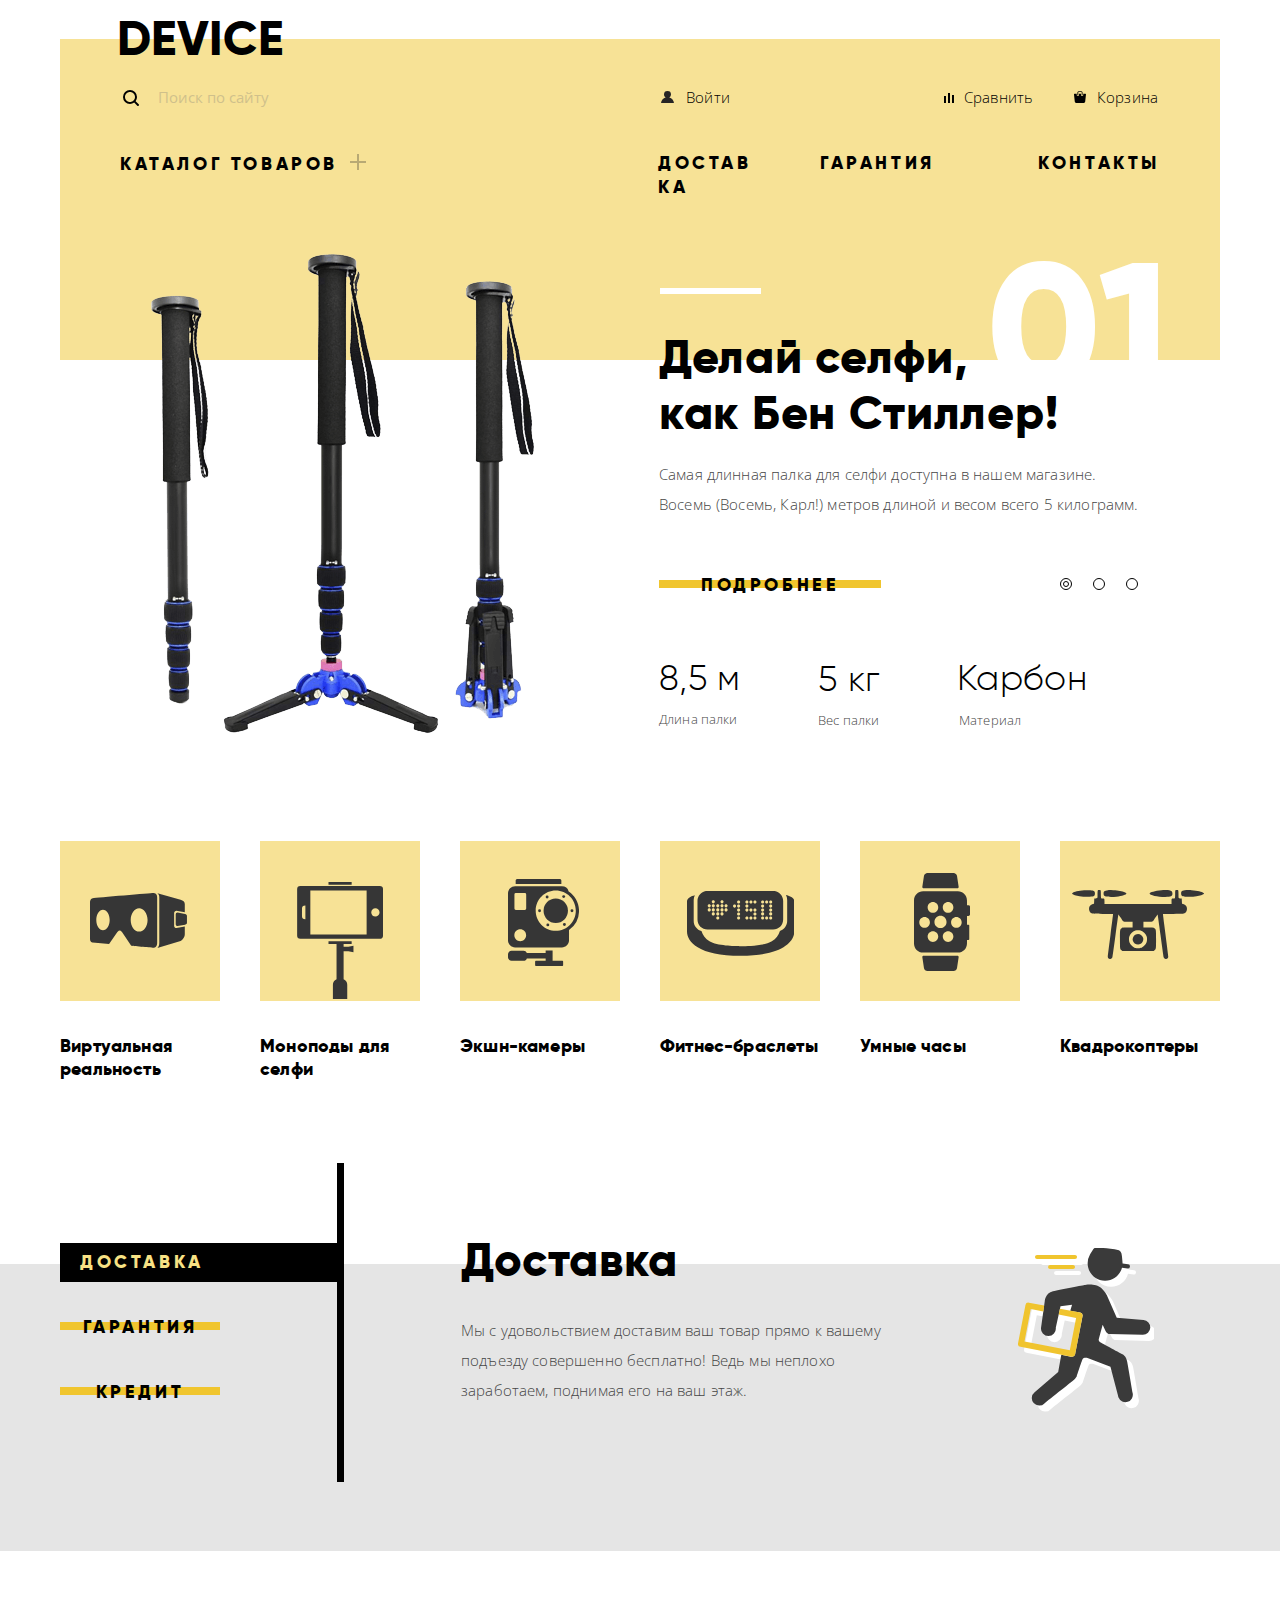
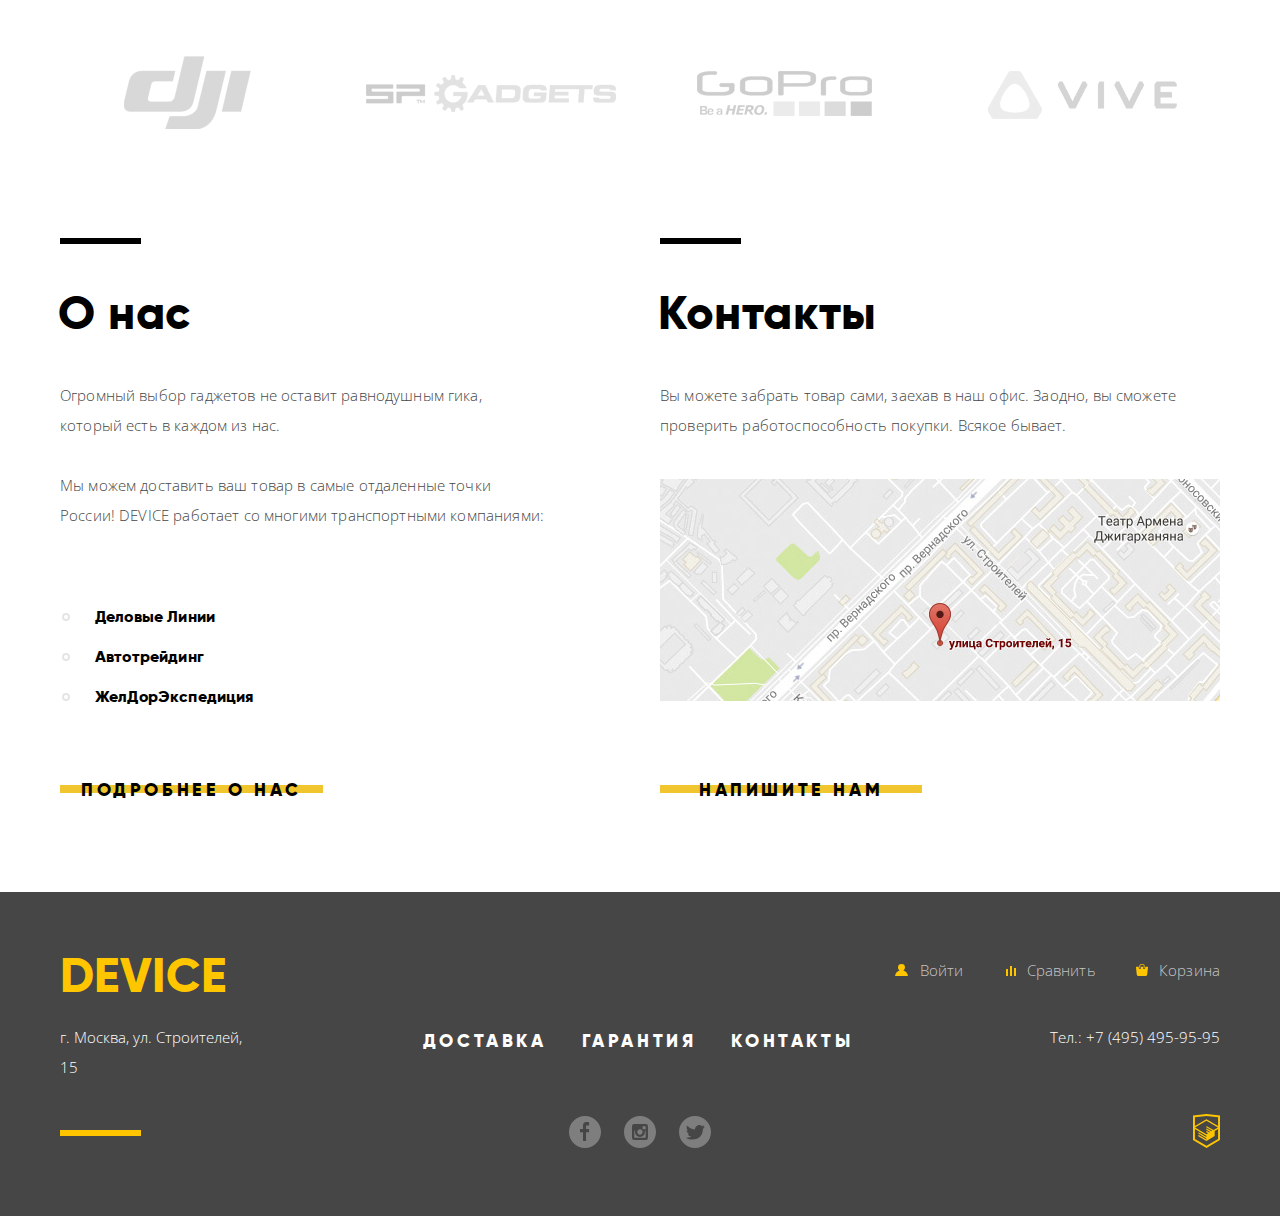
<file: index.html>
<!DOCTYPE html>
<html lang="ru">
<head>
  <meta charset="utf-8">
  <title>HTML Academy: Девайс</title>
  <link href="https://fonts.googleapis.com/css?family=Open+Sans:300,400&amp;subset=cyrillic" rel="stylesheet">
  <link href="css/normalize.css" rel="stylesheet">
  <link href="css/style.min.css" rel="stylesheet">
</head>
<body>
  <header class="main-header">
    <h1>
      <a class="main-header__logo logo logo--header logo--index ">DEVICE</a>
    </h1>
    <div class="user-nav-container">
      <nav class="user-nav">
        <form class="user-nav__search search" action="https://echo.htmlacademy.ru/" method="get">
          <p>
            <label class="visually-hidden" for="search">Поиск по сайту</label>
            <input class="search__input" type="search" name="search" placeholder="Поиск по сайту" id="search">
            <button class="search__button" type="submit">
              <span>Найти</span>
            </button>
          </p>
        </form>
        <div class="nav-list-wrapper">
          <ul class="user-nav__list nav-list">
            <li class="nav-list__item">
              <a class="nav-list__item--login" href="#">
                <svg xmlns="http://www.w3.org/2000/svg" width="13" height="12" viewBox="0 0 13 12">
                  <path fill="#272525" d="M.032 12h12.937c-.163-2.643-2.074-4.837-4.671-5.543a3.47 3.47 0 0 0 1.687-2.972 3.485 3.485 0 0 0-6.97 0c0 1.264.68 2.361 1.688 2.972C2.106 7.163.194 9.357.032 12z"/>
                </svg>
                <span>Войти</span>
              </a>
            </li>
          </ul>
          <ul class="user-nav__list nav-list">
            <li class="nav-list__item">
              <a class="nav-list__item--compare" href="#">
                <svg xmlns="http://www.w3.org/2000/svg" width="10" height="10" viewBox="0 0 10 10">
                  <path d="M8 2h1.984v8H8zM0 3h1.984v7H0zM4 0h2v10H4z"/>
                </svg>
                <span>Сравнить</span>
              </a>
            </li>
            <li class="nav-list__item">
              <a class="nav-list__item--cart" href="#">
                <svg xmlns="http://www.w3.org/2000/svg" width="12" height="12" viewBox="0 0 12 12">
                  <path d="M11.864 3.017a.429.429 0 0 0-.327-.154H9.225V4.09c0 .563-.484 1.022-1.08 1.022-.594 0-1.078-.458-1.078-1.022V2.863H4.909V4.09c0 .563-.485 1.022-1.08 1.022-.595 0-1.078-.458-1.078-1.022V2.863H.438a.43.43 0 0 0-.327.154.472.472 0 0 0-.108.358l.776 7.134c.015.806.642 1.455 1.411 1.455h7.595c.77 0 1.396-.649 1.411-1.455l.776-7.134a.476.476 0 0 0-.108-.358z"/>
                  <path d="M3.829 4.499c.239 0 .433-.184.433-.409V1.84c0-.632.672-1.022 1.295-1.022h1.079c.655 0 1.078.401 1.078 1.022v2.25c0 .225.194.409.431.409.239 0 .433-.184.433-.409V1.84C8.577.773 7.761 0 6.636 0H5.557c-1.19 0-2.159.826-2.159 1.84v2.25c0 .225.194.409.431.409z"/>
                </svg>
                <span>Корзина</span>
              </a>
            </li>
          </ul>
        </div>
      </nav>
    </div>
    <nav class="main-nav">
      <ul class="main-nav__list main-list">
        <li class="main-list__item main-list__item--catalog">
          <a href="catalog.html">Каталог товаров
            <svg xmlns="http://www.w3.org/2000/svg" width="16" height="16" viewBox="0 0 16 16">
              <path fill="#b8a974" d="M16 7H9V0H7v7H0v2h7v7h2V9h7z"/>
            </svg>
          </a>
          <!-- Выпадающее меню -->
          <div class="catalog-list-wrapper">
            <ul class="catalog-list">
              <li>
                <ul>
                  <li class="catalog-list__item">
                    <a href="#">Виртуальная реальность</a>
                  </li>
                  <li class="catalog-list__item">
                    <a href="#">Моноподы для селфи</a>
                  </li>
                  <li class="catalog-list__item">
                    <a href="#">Экшен-камеры</a>
                  </li>
                </ul>
              </li>
              <li>
                <ul>
                  <li class="catalog-list__item">
                    <a href="#">Фитнес-браслеты</a>
                  </li>
                  <li class="catalog-list__item">
                    <a href="#">Умные часы</a>
                  </li>
                </ul>
              </li>
              <li>
                <ul>
                  <li class="catalog-list__item">
                    <a href="#">Квадрокоптеры</a>
                  </li>
                </ul>
              </li>
            </ul>
          </div>
        </li>
      </ul>
      <div class="catalog-items-wrapper">
        <ul class="main-nav__list main-list">
          <li class="main-list__item">
            <a class="main-list__item--delivery" href="#">Доставка</a>
          </li>
          <li class="main-list__item">
            <a class="main-list__item--warranity" href="#">Гарантия</a>
          </li>
          <li class="main-list__item">
            <a class="main-list__item--contacts" href="#">Контакты</a>
          </li>
        </ul>
      </div>
    </nav>
  </header>
  <main class="main-wrapper">
    <div class="page-container">
      <section class="slider-wrapper">
        <ul class="slider-list">
          <li class="slider slider--first active" id="slide1">
            <p class="slider__image">
              <img src="img/slider-1.png" width="384" height="481" alt="Самая длинная селфи-палка">
            </p>
            <div class="slider__description description">
              <h2 class="slider__title">Делай селфи,
                <br>как Бен Стиллер!
              </h2>
              <p>Самая длинная палка для селфи доступна в нашем магазине. Восемь (Восемь, Карл!) метров длиной и весом всего 5 килограмм.</p>
              <a class="slider__button button" href="#">Подробнее</a>
              <table class= "description__spec">
                <tr>
                  <td class="description__spec--1cell">
                    <p>8,5 м</p>
                  </td>
                  <td class="description__spec--2cell">
                    <p>5 кг</p>
                  </td>
                  <td class="description__spec--3cell">
                    <p>Карбон</p>
                  </td>
                </tr>
                <tr>
                  <th class="description__spec--1cell-title">
                    <p>Длина палки</p>
                  </th>
                  <th class="description__spec--2cell-title">
                    <p>Вес палки</p>
                  </th>
                  <th class="description__spec--3cell-title">
                    <p>Материал</p>
                  </th>
                </tr>
              </table>
            </div>
          </li>
          <li class="slider slider--second" id="slide2">
            <p class="slider__image">
              <img src="img/slider-2.png" width="345" height="485" alt="Фитнес-браслет">
            </p>
            <div class="slider__description description">
              <h2 class="slider__title">Худеем <br>правильно!</h2>
              <p>Мотивирующие фитнес-браслеты помогут найти в себе силы не пропускать занятия и соблюдать диету.
              </p>
              <a class="slider__button button" href="#">Подробнее</a>
              <table class= "description__spec">
                <tr>
                  <td class="description__spec--1cell">
                    <p>48 часов</p>
                  </td>
                </tr>
                <tr>
                  <th class="description__spec--1cell-title">
                    <p>без подзарядки</p>
                  </th>
                </tr>
              </table>
            </div>
          </li>
          <li class="slider slider--third" id="slide3">
            <p class="slider__image">
              <img src="img/slider-3.png" width="525" height="320" alt="Квадрокоптер">
            </p>
            <div class="slider__description description">
              <h2 class="slider__title">Порхает как бабочка, жалит как пчела!</h2>
              <p>Этот обычный, на первый взгляд, квадрокоптер оснащен мощным лазером, замаскированным под стандартную камеру.
              </p>
              <a class="slider__button button" href="#">Подробнее</a>
              <table class= "description__spec">
                <tr>
                  <td class="description__spec--1cell">
                    <p>800 м</p>
                  </td>
                  <td class="description__spec--2cell">
                    <p>50 м</p>
                  </td>
                </tr>
                <tr>
                  <th class="description__spec--1cell-title">
                    <p>Дальность полета</p>
                  </th>
                  <th class="description__spec--2cell-title">
                    <p>Радиус поражения</p>
                  </th>
                </tr>
              </table>
            </div>
          </li>
        </ul>
        <ul class="slider__switchers switchers">
          <li>
            <a class="switchers__button active-switchers" href="#">Первый слайд</a>
          </li>
          <li>
            <a class="switchers__button" href="#">Второй слайд</a>
          </li>
          <li>
            <a class="switchers__button" href="#">Третий слайд</a>
          </li>
        </ul>
      </section>
      <section class="featured-catalog">
        <h2 class="visually-hidden">Каталог товаров</h2>
        <ul class="featured-catalog__row catalog-row">
          <li>
            <a class="catalog-row__item catalog-row__item--va" href="#">
              <div class="item-va-wrapper">
                <svg xmlns="http://www.w3.org/2000/svg" width="97" height="55" viewBox="0 0 97 55">
                  <g fill="#363636">
                    <path d="M84.131 32.639V20.003c0-1.309 1.045-2.37 2.335-2.37l8.326 1.581V11.02c0-2.355-1.708-3.431-4.202-4.265L67.403.175c1.616 1.391 1.889 2.04 1.889 4.396V49.78c0 2.356-.45 4.066-1.967 5.21l23.265-7.065c2.401-.833 4.202-4.216 4.202-6.572V33.44l-8.326 1.567c-1.29.002-2.335-1.06-2.335-2.368z"/>
                    <path d="M95.129 20.979l-7.598-1.444c-1.008 0-1.824.829-1.824 1.851v9.868c0 1.023.816 1.852 1.824 1.852l7.598-1.431c1.154-.419 1.824-.829 1.824-1.852V22.83c0-1.022-.766-1.507-1.824-1.851zM67.17 4.483c0-5.08-4.232-4.459-4.232-4.459S5.832 4.738 2.838 5.145.001 9.532.001 9.532L0 45.812c0 3.743 2.599 3.753 2.599 3.753l16.477 1.403L27.212 39.3s1.109-1.828 2.505-1.828c1.397 0 2.432 1.861 2.432 1.861l9.061 13.521s18.895 1.909 22.521 1.909c3.626-.001 3.439-5.024 3.439-5.024V4.483zM12.982 37.192c-3.698 0-6.696-4.601-6.696-10.275s2.998-10.275 6.696-10.275c3.698 0 6.696 4.601 6.696 10.275s-2.998 10.275-6.696 10.275zm36.158 1.426c-4.662 0-8.441-5.239-8.441-11.701 0-6.463 3.78-11.702 8.441-11.702 4.662 0 8.442 5.239 8.442 11.702 0 6.462-3.78 11.701-8.442 11.701z"/>
                  </g>
                </svg>
              </div>
              <p>Виртуальная реальность</p>
            </a>
          </li>
          <li>
            <a class="catalog-row__item catalog-row__item--monopods" href="#">
              <div class="item-monopods-wrapper">
                <svg xmlns="http://www.w3.org/2000/svg" width="86" height="117" viewBox="0 0 86 117">
                  <g fill="#363636">
                    <path d="M82.821 4.011H3.33A3.188 3.188 0 0 0 .142 7.199v46.413a3.187 3.187 0 0 0 3.188 3.189h79.492a3.188 3.188 0 0 0 3.189-3.189V7.199a3.189 3.189 0 0 0-3.19-3.188zM8.392 37.236h-.226a3.19 3.19 0 0 1-3.189-3.189v-7.283a3.188 3.188 0 0 1 3.189-3.188h.226v13.66zm61.231 15.172H13.341V8.402h56.282v44.006zM78.4 34.552c-2.289 0-4.146-1.855-4.146-4.147s1.856-4.147 4.146-4.147a4.146 4.146 0 1 1 0 8.294zM31.497 0h23.157v2.758H31.497zM46.608 64.861v-2.973h8.046V59.13H31.498v2.758h8.045v35.246a6.068 6.068 0 0 0-3.635 5.559V117h14.335v-14.307a6.062 6.062 0 0 0-3.636-5.557v-27.99h4.796l5.051 1.213v-6.711l-5.051 1.213h-4.795z"/>
                  </g>
                </svg>
              </div>
              <p>Моноподы для селфи</p>
            </a>
          </li>
          <li>
            <a class="catalog-row__item catalog-row__item--cameras" href="#">
              <div class="item-cameras-wrapper">
                <svg xmlns="http://www.w3.org/2000/svg" width="71" height="87" viewBox="0 0 71 87">
                  <g fill="#363636">
                    <path d="M53.349 1.49c0-.736-.578-1.49-1.311-1.49H9.053C8.32 0 7.672.754 7.672 1.49v3.522h45.676V1.49zM54.202 81.809h-9.597V71.426h-6.958v2.507H18.774c-.537-1.254-1.757-2.148-3.181-2.148H3.559C1.642 71.784 0 73.387 0 75.311v3.018c0 1.924 1.642 3.48 3.559 3.48h12.035c1.511 0 2.792-.896 3.269-2.326h18.785v2.326H28.13c-.533 0-1.01.437-1.01.972v3.172c0 .535.478 1.048 1.01 1.048h26.072c.533 0 .93-.513.93-1.048V82.78c0-.535-.397-.971-.93-.971zM60.666 12.39a7.037 7.037 0 0 0-6.771-5.05H7.148C3.25 7.34 0 10.449 0 14.361v46.9c0 3.912 3.25 7.121 7.148 7.121h46.747c3.898 0 7.126-3.209 7.126-7.121V50.915a23.228 23.228 0 0 0 10.001-19.164c-.001-8.079-4.132-15.181-10.356-19.361zM12.238 62.151c-3.259 0-5.901-2.65-5.901-5.921 0-3.27 2.642-5.922 5.901-5.922s5.902 2.652 5.902 5.922c0 3.271-2.643 5.921-5.902 5.921zm5.961-32.605a1.42 1.42 0 0 1-1.418 1.422h-8.94a1.42 1.42 0 0 1-1.418-1.422v-14.16a1.42 1.42 0 0 1 1.418-1.423h8.939a1.42 1.42 0 0 1 1.418 1.423v14.16zm29.563 22.312c-11.076 0-20.057-9.01-20.057-20.123s8.98-20.124 20.057-20.124c11.077 0 20.058 9.01 20.058 20.124s-8.981 20.123-20.058 20.123z"/><ellipse cx="47.762" cy="31.735" rx="12.188" ry="12.229"/><circle cx="31.562" cy="31.736" r="1.435"/><circle cx="63.963" cy="31.736" r="1.435"/>
                    <circle cx="39.109" cy="17.994" r="1.435"/>
                    <ellipse cx="56.415" cy="45.476" rx="1.43" ry="1.436"/>
                    <circle cx="55.697" cy="17.565" r="1.435"/>
                    <circle cx="39.828" cy="45.906" r="1.435"/>
                  </g>
                </svg>
              </div>
              <p>Экшн-камеры</p>
            </a>
          </li>
          <li>
            <a class="catalog-row__item catalog-row__item--fitness" href="#">
              <div class="item-fitness-wrapper">
                <svg version="1.1" id="Layer_1" xmlns="http://www.w3.org/2000/svg" xmlns:xlink="http://www.w3.org/1999/xlink" x="0px" y="0px"
                width="107px" height="65px" viewBox="0 0 107 65" enable-background="new 0 0 107 65" xml:space="preserve">
                <g>
                  <path fill="#363636" d="M98.967,4.074c0.752,1.441,1.209,3.08,1.209,4.818v21.102c0,4.616-3.092,8.527-7.246,9.9
                  c-1.325,3.987-3.778,7.854-8.051,10.432c-8.676,5.231-31.124,4.837-31.198,4.837c-0.078,0-22.513,0.395-31.189-4.837
                  c-4.216-2.545-6.708-6.347-8.042-10.279c-4.418-1.209-7.756-5.251-7.756-10.053V8.893c0-1.688,0.427-3.282,1.139-4.693
                  C4.17,5.109,0,6.918,0,10.434c0,6.243,0,25.687,0,29.983C0,50.668,11.839,64.85,53.657,64.85c41.82,0,53.657-14.182,53.657-24.433
                  c0-4.296,0-23.74,0-29.983C107.313,6.75,102.738,4.94,98.967,4.074z"/>
                  <path fill="#363636" d="M20.561,38.459h65.523c5.564,0,10.074-4.513,10.074-10.077V9.935c0-5.563-4.51-10.075-10.074-10.075H20.561
                  c-5.564,0-10.075,4.511-10.075,10.075v18.447C10.486,33.946,14.997,38.459,20.561,38.459z M83.695,9.468
                  c0.867,0,1.569,0.703,1.569,1.57c0,0.866-0.702,1.569-1.569,1.569s-1.568-0.703-1.568-1.569
                  C82.127,10.17,82.828,9.468,83.695,9.468z M83.695,13.507c0.867,0,1.569,0.703,1.569,1.568c0,0.867-0.702,1.569-1.569,1.569
                  s-1.568-0.702-1.568-1.569C82.127,14.21,82.828,13.507,83.695,13.507z M83.695,17.546c0.867,0,1.569,0.702,1.569,1.569
                  c0,0.866-0.702,1.569-1.569,1.569s-1.568-0.703-1.568-1.569C82.127,18.248,82.828,17.546,83.695,17.546z M83.695,21.373
                  c0.867,0,1.569,0.704,1.569,1.569c0,0.867-0.702,1.568-1.569,1.568s-1.568-0.701-1.568-1.568
                  C82.127,22.076,82.828,21.373,83.695,21.373z M83.695,25.412c0.867,0,1.569,0.702,1.569,1.569c0,0.865-0.702,1.568-1.569,1.568
                  s-1.568-0.704-1.568-1.568C82.127,26.114,82.828,25.412,83.695,25.412z M79.656,9.468c0.867,0,1.568,0.703,1.568,1.57
                  c0,0.866-0.701,1.569-1.568,1.569c-0.865,0-1.568-0.703-1.568-1.569C78.088,10.17,78.791,9.468,79.656,9.468z M79.656,25.412
                  c0.867,0,1.568,0.702,1.568,1.569c0,0.865-0.701,1.568-1.568,1.568c-0.865,0-1.568-0.704-1.568-1.568
                  C78.088,26.114,78.791,25.412,79.656,25.412z M75.619,9.468c0.865,0,1.568,0.703,1.568,1.57c0,0.866-0.703,1.569-1.568,1.569
                  c-0.867,0-1.569-0.703-1.569-1.569C74.05,10.17,74.752,9.468,75.619,9.468z M75.619,13.507c0.865,0,1.568,0.703,1.568,1.568
                  c0,0.867-0.703,1.569-1.568,1.569c-0.867,0-1.569-0.702-1.569-1.569C74.05,14.21,74.752,13.507,75.619,13.507z M75.619,17.546
                  c0.865,0,1.568,0.702,1.568,1.569c0,0.866-0.703,1.569-1.568,1.569c-0.867,0-1.569-0.703-1.569-1.569
                  C74.05,18.248,74.752,17.546,75.619,17.546z M75.619,21.373c0.865,0,1.568,0.704,1.568,1.569c0,0.867-0.703,1.568-1.568,1.568
                  c-0.867,0-1.569-0.701-1.569-1.568C74.05,22.076,74.752,21.373,75.619,21.373z M75.619,25.412c0.865,0,1.568,0.702,1.568,1.569
                  c0,0.865-0.703,1.568-1.568,1.568c-0.867,0-1.569-0.704-1.569-1.568C74.05,26.114,74.752,25.412,75.619,25.412z M67.965,9.468
                  c0.867,0,1.568,0.703,1.568,1.57c0,0.866-0.701,1.569-1.568,1.569s-1.568-0.703-1.568-1.569C66.396,10.17,67.1,9.468,67.965,9.468z
                  M67.965,17.546c0.867,0,1.568,0.702,1.568,1.569c0,0.866-0.701,1.569-1.568,1.569s-1.568-0.703-1.568-1.569
                  C66.396,18.248,67.1,17.546,67.965,17.546z M67.965,21.427c0.867,0,1.568,0.701,1.568,1.568c0,0.865-0.701,1.569-1.568,1.569
                  s-1.568-0.704-1.568-1.569C66.396,22.128,67.1,21.427,67.965,21.427z M67.965,25.412c0.867,0,1.568,0.702,1.568,1.569
                  c0,0.865-0.701,1.568-1.568,1.568s-1.568-0.704-1.568-1.568C66.396,26.114,67.1,25.412,67.965,25.412z M63.926,9.468
                  c0.867,0,1.57,0.703,1.57,1.57c0,0.866-0.703,1.569-1.57,1.569c-0.865,0-1.569-0.703-1.569-1.569
                  C62.356,10.17,63.061,9.468,63.926,9.468z M63.926,17.546c0.867,0,1.57,0.702,1.57,1.569c0,0.866-0.703,1.569-1.57,1.569
                  c-0.865,0-1.569-0.703-1.569-1.569C62.356,18.248,63.061,17.546,63.926,17.546z M63.926,25.412c0.867,0,1.57,0.702,1.57,1.569
                  c0,0.865-0.703,1.568-1.57,1.568c-0.865,0-1.569-0.704-1.569-1.568C62.356,26.114,63.061,25.412,63.926,25.412z M59.888,9.468
                  c0.865,0,1.569,0.703,1.569,1.57c0,0.866-0.704,1.569-1.569,1.569c-0.867,0-1.568-0.703-1.568-1.569
                  C58.319,10.17,59.021,9.468,59.888,9.468z M59.888,13.507c0.865,0,1.569,0.703,1.569,1.568c0,0.867-0.704,1.569-1.569,1.569
                  c-0.867,0-1.568-0.702-1.568-1.569C58.319,14.21,59.021,13.507,59.888,13.507z M59.888,17.546c0.865,0,1.569,0.702,1.569,1.569
                  c0,0.866-0.704,1.569-1.569,1.569c-0.867,0-1.568-0.703-1.568-1.569C58.319,18.248,59.021,17.546,59.888,17.546z M59.888,25.412
                  c0.865,0,1.569,0.702,1.569,1.569c0,0.865-0.704,1.568-1.569,1.568c-0.867,0-1.568-0.704-1.568-1.568
                  C58.319,26.114,59.021,25.412,59.888,25.412z M51.598,9.468c0.867,0,1.569,0.703,1.569,1.57c0,0.866-0.702,1.569-1.569,1.569
                  c-0.867,0-1.568-0.703-1.568-1.569C50.029,10.17,50.731,9.468,51.598,9.468z M51.598,13.507c0.867,0,1.569,0.703,1.569,1.568
                  c0,0.867-0.702,1.569-1.569,1.569c-0.867,0-1.568-0.702-1.568-1.569C50.029,14.21,50.731,13.507,51.598,13.507z M51.598,17.546
                  c0.867,0,1.569,0.702,1.569,1.569c0,0.866-0.702,1.569-1.569,1.569c-0.867,0-1.568-0.703-1.568-1.569
                  C50.029,18.248,50.731,17.546,51.598,17.546z M51.598,21.427c0.867,0,1.569,0.701,1.569,1.568c0,0.865-0.702,1.569-1.569,1.569
                  c-0.867,0-1.568-0.704-1.568-1.569C50.029,22.128,50.731,21.427,51.598,21.427z M51.598,25.412c0.867,0,1.569,0.702,1.569,1.569
                  c0,0.865-0.702,1.568-1.569,1.568c-0.867,0-1.568-0.704-1.568-1.568C50.029,26.114,50.731,25.412,51.598,25.412z M47.559,13.507
                  c0.867,0,1.568,0.703,1.568,1.568c0,0.867-0.701,1.569-1.568,1.569s-1.569-0.702-1.569-1.569
                  C45.99,14.21,46.691,13.507,47.559,13.507z M39.057,13.295c0.865,0,1.569,0.703,1.569,1.568c0,0.867-0.704,1.569-1.569,1.569
                  c-0.867,0-1.571-0.703-1.571-1.569C37.486,13.998,38.189,13.295,39.057,13.295z M39.057,17.333c0.865,0,1.569,0.703,1.569,1.57
                  c0,0.866-0.704,1.57-1.569,1.57c-0.867,0-1.571-0.704-1.571-1.57C37.486,18.036,38.189,17.333,39.057,17.333z M35.018,9.255
                  c0.865,0,1.568,0.703,1.568,1.57c0,0.866-0.704,1.568-1.568,1.568c-0.867,0-1.569-0.703-1.569-1.568
                  C33.449,9.958,34.15,9.255,35.018,9.255z M35.018,13.295c0.865,0,1.568,0.703,1.568,1.568c0,0.867-0.704,1.569-1.568,1.569
                  c-0.867,0-1.569-0.703-1.569-1.569C33.449,13.998,34.15,13.295,35.018,13.295z M35.018,17.333c0.865,0,1.568,0.703,1.568,1.57
                  c0,0.866-0.704,1.57-1.568,1.57c-0.867,0-1.569-0.704-1.569-1.57C33.449,18.036,34.15,17.333,35.018,17.333z M35.018,21.373
                  c0.865,0,1.568,0.704,1.568,1.569c0,0.867-0.704,1.568-1.568,1.568c-0.867,0-1.569-0.701-1.569-1.568
                  C33.449,22.076,34.15,21.373,35.018,21.373z M30.764,13.295c0.867,0,1.569,0.703,1.569,1.568c0,0.867-0.702,1.569-1.569,1.569
                  c-0.867,0-1.568-0.703-1.568-1.569C29.196,13.998,29.897,13.295,30.764,13.295z M30.764,17.333c0.867,0,1.569,0.703,1.569,1.57
                  c0,0.866-0.702,1.57-1.569,1.57c-0.867,0-1.568-0.704-1.568-1.57C29.196,18.036,29.897,17.333,30.764,17.333z M30.764,21.373
                  c0.867,0,1.569,0.704,1.569,1.569c0,0.867-0.702,1.568-1.569,1.568c-0.867,0-1.568-0.701-1.568-1.568
                  C29.196,22.076,29.897,21.373,30.764,21.373z M30.764,25.412c0.867,0,1.569,0.702,1.569,1.569c0,0.865-0.702,1.568-1.569,1.568
                  c-0.867,0-1.568-0.704-1.568-1.568C29.196,26.114,29.897,25.412,30.764,25.412z M26.3,9.255c0.867,0,1.571,0.703,1.571,1.57
                  c0,0.866-0.704,1.568-1.571,1.568c-0.865,0-1.569-0.703-1.569-1.568C24.731,9.958,25.435,9.255,26.3,9.255z M26.3,13.295
                  c0.867,0,1.571,0.703,1.571,1.568c0,0.867-0.704,1.569-1.571,1.569c-0.865,0-1.569-0.703-1.569-1.569
                  C24.731,13.998,25.435,13.295,26.3,13.295z M26.3,17.333c0.867,0,1.571,0.703,1.571,1.57c0,0.866-0.704,1.57-1.571,1.57
                  c-0.865,0-1.569-0.704-1.569-1.57C24.731,18.036,25.435,17.333,26.3,17.333z M26.3,21.373c0.867,0,1.571,0.704,1.571,1.569
                  c0,0.867-0.704,1.568-1.571,1.568c-0.865,0-1.569-0.701-1.569-1.568C24.731,22.076,25.435,21.373,26.3,21.373z M22.263,13.295
                  c0.865,0,1.569,0.703,1.569,1.568c0,0.867-0.704,1.569-1.569,1.569c-0.867,0-1.569-0.703-1.569-1.569
                  C20.694,13.998,21.396,13.295,22.263,13.295z M22.263,17.333c0.865,0,1.569,0.703,1.569,1.57c0,0.866-0.704,1.57-1.569,1.57
                  c-0.867,0-1.569-0.704-1.569-1.57C20.694,18.036,21.396,17.333,22.263,17.333z"/>
                </g>
              </svg>
            </div>
            <p>Фитнес-браслеты</p>
          </a>
        </li>
        <li>
          <a class="catalog-row__item catalog-row__item--smartwatch" href="#">
            <div class="item-smartwatch-wrapper">
              <svg xmlns="http://www.w3.org/2000/svg" width="56" height="98" viewBox="0 0 56 98">
                <g fill="#363636">
                  <path d="M54.494 32.197h-1.515v-4.64c0-5.052-4.087-9.186-9.082-9.186H9.082C4.086 18.372 0 22.505 0 27.557v42.868c0 5.052 4.087 9.185 9.083 9.185h34.815c4.995 0 9.082-4.133 9.082-9.185V67.01h1.515a.764.764 0 0 0 .757-.764V52.467a.765.765 0 0 0-.757-.766H52.98v-8.788h1.515c.832 0 1.514-.688 1.514-1.531v-7.654a1.529 1.529 0 0 0-1.515-1.531zm-20.412-3.109c2.926 0 5.299 2.398 5.299 5.358s-2.373 5.358-5.299 5.358-5.298-2.398-5.298-5.358 2.372-5.358 5.298-5.358zm-15.137 0c2.925 0 5.298 2.398 5.298 5.358s-2.373 5.358-5.298 5.358c-2.926 0-5.298-2.398-5.298-5.358s2.372-5.358 5.298-5.358zM5.297 49.397c0-2.959 2.371-5.358 5.298-5.358 2.926 0 5.298 2.399 5.298 5.358 0 2.959-2.373 5.358-5.298 5.358-2.927.001-5.298-2.399-5.298-5.358zm13.648 19.497c-2.926 0-5.298-2.398-5.298-5.358s2.372-5.358 5.298-5.358c2.925 0 5.298 2.398 5.298 5.358s-2.373 5.358-5.298 5.358zm1.49-19.903c0-3.382 2.711-6.124 6.055-6.124s6.055 2.742 6.055 6.124-2.711 6.124-6.055 6.124c-3.344-.001-6.055-2.742-6.055-6.124zm13.647 19.903c-2.926 0-5.298-2.398-5.298-5.358s2.372-5.358 5.298-5.358 5.299 2.398 5.299 5.358-2.373 5.358-5.299 5.358zm8.302-14.138c-2.927 0-5.298-2.399-5.298-5.358 0-2.959 2.371-5.358 5.298-5.358 2.926 0 5.298 2.399 5.298 5.358 0 2.958-2.372 5.358-5.298 5.358zM9.646 15.31h33.687c.843 0 1.432-.681 1.306-1.514L43.023 3.028l-.002-.002C42.771 1.362 41.189 0 39.506 0H13.474c-1.686 0-3.268 1.362-3.517 3.028L8.342 13.795c-.125.833.461 1.515 1.304 1.515zM43.333 82.671H9.646c-.843 0-1.429.683-1.304 1.516l1.615 10.767c.25 1.666 1.832 3.028 3.516 3.028h26.032c1.684 0 3.266-1.362 3.517-3.026v-.002l1.615-10.767c.128-.833-.461-1.516-1.304-1.516z"/>
                </g>
              </svg>
            </div>
            <p>Умные часы</p>
          </a>
        </li>
        <li>
          <a class="catalog-row__item catalog-row__item--quadracopters" href="#">
            <div class="item-quadracopters-wrapper">
              <svg xmlns="http://www.w3.org/2000/svg" width="132" height="69" viewBox="0 0 132 69">
                <g fill="#363636">
                  <path d="M12.052.258C6.507.745 1.838 1.85.575 2.93c-.722.616-.722.616-.232 1.156.644.72 3.713 1.645 7.247 2.237 3.998.668 12.51.693 13.724.051 1.211-.668 1.624-1.414 1.624-2.981 0-1.619-.62-2.416-2.218-2.853C19.274.154 14.94 0 12.052.258zM25.774.488c-.129.283-.258 2.108-.258 4.112 0 4.061.155 3.778-2.192 3.933l-1.03.077-.13 2.545-.129 2.544-1.186.283c-2.58.668-4 2.595-3.792 5.294.128 1.927 1.03 3.341 2.579 4.087 1.109.513 1.47.538 11.246.538 5.545 0 10.137.079 10.188.18.051.13-1.11 9.408-2.58 20.64-1.444 11.23-2.682 20.997-2.708 21.666-.051 1.617.826 2.62 2.348 2.62 1.237 0 2.012-.64 2.321-1.9.13-.514 1.496-10.334 3.018-21.822 1.522-11.463 2.863-20.869 2.94-20.869.104 0 1.084 1.413 2.193 3.136 2.94 4.626 2.399 4.317 7.635 4.317h4.359v5.63l-5.133.077c-4.72.077-5.21.127-5.881.615-1.573 1.157-1.625 1.415-1.625 10.977 0 9.534.026 9.792 1.522 11.05l.851.695H81.695l.851-.696c1.496-1.257 1.52-1.515 1.52-11.05 0-9.56-.05-9.819-1.622-10.976-.671-.488-1.161-.538-5.882-.615l-5.132-.077v-5.63h4.36c5.234 0 4.693.309 7.633-4.317 1.11-1.723 2.09-3.136 2.194-3.136.076 0 1.418 9.406 2.94 20.869 1.522 11.488 2.889 21.308 3.018 21.821.31 1.26 1.082 1.902 2.321 1.902 1.521 0 2.4-1.004 2.347-2.621-.026-.67-1.264-10.436-2.71-21.666-1.468-11.232-2.63-20.51-2.577-20.64.05-.101 4.641-.18 10.19-.18 9.774 0 10.135-.025 11.243-.538 1.548-.746 2.45-2.16 2.58-4.087.206-2.699-1.212-4.626-3.792-5.294l-1.187-.283-.127-2.544-.13-2.545-1.031-.077c-2.347-.155-2.194.128-2.194-3.933 0-2.004-.128-3.829-.257-4.112-.206-.36-.543-.488-1.367-.488-.619 0-1.238.128-1.42.309-.206.205-.31 1.465-.31 3.932 0 2.467-.102 3.727-.309 3.932-.18.18-.901.308-1.65.308-1.625 0-1.65.052-1.65 3.11v2.287H32.48v-2.287c0-3.058-.024-3.11-1.65-3.11-.748 0-1.47-.129-1.65-.308-.207-.205-.31-1.465-.31-3.932 0-2.467-.103-3.727-.31-3.932-.18-.18-.8-.309-1.418-.309-.825 0-1.16.128-1.368.488zm42.843 40.12c2.889.899 5.392 3.393 6.166 6.168.439 1.543.31 4.216-.284 5.784-.696 1.875-2.685 4.01-4.565 4.935-1.29.642-1.754.719-3.921.719s-2.631-.077-3.92-.719c-1.885-.926-3.87-3.06-4.567-4.935-.592-1.568-.722-4.24-.283-5.784.748-2.723 3.25-5.27 6.061-6.168 2.012-.642 3.3-.642 5.313 0z"/><path d="M63.794 44.438c-2.037.925-3.507 3.649-3.069 5.73.774 3.677 4.823 5.553 7.996 3.702 1.985-1.158 2.99-3.547 2.45-5.783-.568-2.39-2.734-4.138-5.158-4.138-.646 0-1.626.232-2.22.489zM36.092.154c-3.92.668-4.513 1.131-4.513 3.444 0 1.825.463 2.416 2.268 2.956 1.55.462 7.172.514 10.5.128 6.86-.822 11.321-2.544 9.698-3.752-1.265-.9-4.902-1.876-9.054-2.39-2.475-.308-7.996-.54-8.9-.386zM89.484.258C83.165.848 77.62 2.339 77.62 3.444c0 1.722 7.84 3.47 15.63 3.495 5.804 0 7.196-.642 7.196-3.34 0-1.825-.619-2.622-2.373-3.085C96.423.103 92.398 0 89.484.258zM112.776.283c-1.78.231-3.018.77-3.43 1.491-.387.77-.31 2.904.154 3.572.928 1.31 1.652 1.465 7.068 1.465 3.661 0 5.802-.129 7.867-.488 3.534-.592 6.603-1.517 7.248-2.237.49-.54.49-.54-.233-1.156-1.34-1.13-5.958-2.185-11.916-2.672-3.481-.283-4.488-.283-6.758.025z"/>
                </g>
              </svg>
            </div>
            <p>Квадрокоптеры</p>
          </a>
        </li>
      </ul>
    </section>
  </div>
  <section class="service">
    <div class="service-wrapper">
      <nav class="service-nav">
        <ul class="service-nav__list service-list">
          <li class="service-list__item">
            <a class="button service-button button-active" href="#">Доставка</a>
          </li>
          <li class="service-list__item">
            <a class="button service-button" href="#">Гарантия</a>
          </li>
          <li class="service-list__item">
            <a class="button service-button" href="#">Кредит</a>
          </li>
        </ul>
      </nav>
      <div class="service__slider service__slider--first service-active">
        <h2 class="service-slider__header content-title">Доставка</h2>
        <p class="service-slider__description">Мы с удовольствием доставим ваш товар прямо к вашему подъезду совершенно бесплатно! Ведь мы неплохо заработаем, поднимая его на ваш этаж.</p>
      </div>
      <div class="service__slider service__slider--second">
        <h2 class="service-slider__header content-title">Гарантия</h2>
        <p class="service-slider__description">Если из-за возгорания купленного у нас товара у вас сгорит дом — не переживайте, мы выдадим вам новый.Товар, не дом, конечно же.</p>
      </div>
      <div class="service__slider service__slider--third">
        <h2 class="service-slider__header content-title">Кредит</h2>
        <p class="service-slider__description">Залезть в долговую яму стало проще! Кредитные консультанты подберут для вас наиболее выгодныеnусловия кредита. Выгодные для нашего банка, разумеется.</p>
      </div>
    </div>
  </section>
  <div class="page-container">
    <section class="partners">
      <h2 class="visually-hidden">Партнеры</h2>
      <ul class="partners__list partners-logo">
        <li class="partners-logo__item partners-logo__item--gji">
          <a href="https://www.dji.com/ru">
            <img src="img/logo-dji-grey.png" width="260" height="100" alt="DJI">
          </a>
        </li>
        <li class="partners-logo__item partners-logo__item--spadgets">
          <a href="http://www.sp-gadgets.com/">
            <img src="img/logo-spadgets-grey.png" width="260" height="100" alt="SP ADGETS">
          </a>
        </li>
        <li class="partners-logo__item partners-logo__item--gopro">
          <a href="https://gopro.com/">
            <img src="img/logo-gopro-grey.png" width="260" height="100" alt="Go Pro">
          </a>
        </li>
        <li class="partners-logo__item partners-logo__item--vive">
          <a href="https://www.vive.com/ru/">
            <img src="img/logo-vive-grey.png" width="260" height="100" alt="Vive">
          </a>
        </li>
      </ul>
    </section>
    <div class="info-wrapper">
      <section class="about">
        <h2 class="about__header content-title">О нас</h2>
        <p>Огромный выбор гаджетов не оставит равнодушным гика, который есть в каждом из нас.</p>
        <p>Мы можем доставить ваш товар в самые отдаленные точки России! DEVICE работает со многими транспортными компаниями:</p>
        <ul class="about__list transport-list">
          <li class="transport-list__item">Деловые Линии</li>
          <li class="transport-list__item">Автотрейдинг</li>
          <li class="transport-list__item">ЖелДорЭкспедиция</li>
        </ul>
        <a class="about__button button" href="#">Подробнее о нас</a>
      </section>
      <section class="contacts">
        <h2 class="contacts__header content-title">Контакты</h2>
        <p>Вы можете забрать товар сами, заехав в наш офис. Заодно, вы сможете проверить работоспособность покупки. Всякое бывает.</p>
        <div class="contacts__map">
          <a href="#">
            <img src="img/map.jpg" width="560" height="222" alt="Офис компании по адресу ул. Строителей, Санкт-Петербург">
          </a>
        </div>
        <a class="contacts__button button" href="writeus.html">Напишите нам</a>
      </section>
    </div>
  </div>
</main>
<footer class="page-footer">
  <div class="page-footer-wrapper">
    <div class="page-footer-user-nav-wrapper">
      <a class="page-footer__logo logo logo--footer logo--index">DEVICE</a>
      <nav class="page-footer__user-nav user-nav">
        <ul class="footer-user-nav__list nav-list">
          <li class="footer-nav-list__item">
            <a class="nav-list__item nav-list__item--login" href="#">
              <svg xmlns="http://www.w3.org/2000/svg" width="13" height="12" viewBox="0 0 13 12">
                <path fill="#272525" d="M.032 12h12.937c-.163-2.643-2.074-4.837-4.671-5.543a3.47 3.47 0 0 0 1.687-2.972 3.485 3.485 0 0 0-6.97 0c0 1.264.68 2.361 1.688 2.972C2.106 7.163.194 9.357.032 12z"/>
              </svg>
              <span>Войти</span>
            </a>
          </li>
          <li class="footer-nav-list__item">
            <a class="nav-list__item nav-list__item--compare" href="#">
              <svg xmlns="http://www.w3.org/2000/svg" width="10" height="10" viewBox="0 0 10 10">
                <path d="M8 2h1.984v8H8zM0 3h1.984v7H0zM4 0h2v10H4z"/>
              </svg>
              <span>Сравнить</span>
            </a>
          </li>
          <li class="footer-nav-list__item">
            <a class="nav-list__item nav-list__item--cart" href="#">
              <svg xmlns="http://www.w3.org/2000/svg" width="12" height="12" viewBox="0 0 12 12">
                <path d="M11.864 3.017a.429.429 0 0 0-.327-.154H9.225V4.09c0 .563-.484 1.022-1.08 1.022-.594 0-1.078-.458-1.078-1.022V2.863H4.909V4.09c0 .563-.485 1.022-1.08 1.022-.595 0-1.078-.458-1.078-1.022V2.863H.438a.43.43 0 0 0-.327.154.472.472 0 0 0-.108.358l.776 7.134c.015.806.642 1.455 1.411 1.455h7.595c.77 0 1.396-.649 1.411-1.455l.776-7.134a.476.476 0 0 0-.108-.358z"/>
                <path d="M3.829 4.499c.239 0 .433-.184.433-.409V1.84c0-.632.672-1.022 1.295-1.022h1.079c.655 0 1.078.401 1.078 1.022v2.25c0 .225.194.409.431.409.239 0 .433-.184.433-.409V1.84C8.577.773 7.761 0 6.636 0H5.557c-1.19 0-2.159.826-2.159 1.84v2.25c0 .225.194.409.431.409z"/>
              </svg>
              <span>Корзина</span>
            </a>
          </li>
        </ul>
      </nav>
    </div>
    <div class="page-footer-main-nav-wrapper">
      <p class="page-footer__contacts">г. Москва, ул. Строителей, 15</p>
      <nav class="page-footer__main-nav">
        <ul class="main-nav__list main-list main-list--footer">
          <li class="main-list__item main-list__item--footer"><a href="#">Доставка</a></li>
          <li class="main-list__item main-list__item--footer"><a href="#">Гарантия</a></li>
          <li class="main-list__item main-list__item--footer"><a href="#">Контакты</a></li>
        </ul>
      </nav>
      <p class="page-footer__contacts">
        Тел.: <a href="tel:+74954959595">+7 (495) 495-95-95</a>
      </p>
    </div>
    <div class="page-footer__social social">
      <ul class="social__list social-button">
        <li>
          <a class="social-button__item" href="#" aria-label="Аккаунт Device на Facebook">
            <svg xmlns="http://www.w3.org/2000/svg" width="32" height="32" viewBox="0 0 32 32">
              <path fill="#7e7e7e" d="M16 0C7.164 0 0 7.163 0 16s7.164 16 16 16c8.837 0 16-7.164 16-16S24.837 0 16 0zm4.062 9.455h-3.021v3.444h3.021v3.445h-3.021v8.61H14.02v-8.61H11v-3.445h3.021V9.455c0-1.902 1.353-3.445 3.021-3.445h3.021v3.445z"/>
            </svg>
          </a>
        </li>
        <li>
          <a class="social-button__item" href="#" aria-label="Аккаунт Device в Instagram">
            <svg xmlns="http://www.w3.org/2000/svg" width="32" height="32" viewBox="0 0 32 32">
              <path fill="#7e7e7e" d="M20.916 16a4.938 4.938 0 1 1-9.877 0c0-.394.051-.773.138-1.14h-.897v6.838h11.396V14.86h-.897c.086.367.137.746.137 1.14z"/>
              <path fill="#7e7e7e" d="M15.978 18.659c1.466 0 2.659-1.193 2.659-2.659s-1.193-2.659-2.659-2.659c-1.466 0-2.659 1.193-2.659 2.659s1.192 2.659 2.659 2.659zM18.637 10.302h3.039v3.039h-3.039z"/>
              <path fill="#7e7e7e" d="M16 0C7.164 0 0 7.164 0 16c0 8.837 7.164 16 16 16 8.837 0 16-7.163 16-16 0-8.836-7.163-16-16-16zm7.955 21.698a2.285 2.285 0 0 1-2.279 2.279H10.279A2.285 2.285 0 0 1 8 21.698V10.302a2.286 2.286 0 0 1 2.279-2.279h11.396a2.286 2.286 0 0 1 2.279 2.279v11.396z"/>
            </svg>
          </a>
        </li>
        <li>
          <a class="social-button__item" href="#" aria-label="Аккаунт Device в Twitter">
            <svg xmlns="http://www.w3.org/2000/svg" width="32" height="32" viewBox="0 0 32 32">
              <path fill="#7e7e7e" d="M16 0C7.164 0 0 7.164 0 16c0 8.837 7.164 16 16 16 8.837 0 16-7.163 16-16 0-8.836-7.163-16-16-16zm7.944 12.809c-.251 6.516-3.463 10.832-10.992 10.702h-.486c-.447 0-4.543-.443-5.344-1.823 2.479.19 4.247-.406 5.12-1.136-1.048-.289-2.923-.461-3.251-2.848.384.104.618.221 1.299.113-1.307-.824-2.758-1.519-2.679-3.643.311.317 1.164.518 1.46.457-.768-.233-2.149-3.244-.974-4.781 1.984 1.79 4.075 3.482 7.804 3.643.227-2.214 1.24-3.699 3.168-4.325 1.84-.479 3.255.26 3.901 1.138.737-.224 1.453-.466 2.193-.685-.004.833-.569 1.463-.935 1.709.747.165 1.423-.475 1.423-.475-.184.963-1.094 1.725-1.707 1.954z"/>
            </svg>
          </a>
        </li>
      </ul>
      <a class="social-button__item social-button__item--html" href="https://htmlacademy.ru/intensive/htmlcss"></a>
    </div>
  </div>
</footer>
<section class="modal modal-сontact">
  <h2 class="visually-hidden">Напиште нам</h2>
  <form class="modal-contact__form contact-form" action="https://echo.htmlacademy.ru" method="post">
    <p>
      <label for="name">Ваше имя:</label>
      <input class="contact-form__item contact-form__item--name" id="name" name="user-name" type="text" placeholder="Имя Фамилия">
    </p>
    <p>
      <label for="email">Ваш e-mail:</label>
      <input class="contact-form__item contact-form__item--email" id="email" name="email" type="text" placeholder="email@example.com">
    </p>
    <p>
      <label for="text">Текст письма:</label>
      <textarea class="contact-form__item contact-form__item--comment" id="text" name="comment" placeholder="В свободной форме"></textarea>
    </p>
    <button class="contact-form__button button" type="submit">
      Отправить
    </button>
    <button class="contact-form__close modal-close" type="button">
      Закрыть
    </button>
  </form>
</section>
<section class="modal modal-map">
  <h2 class="visually-hidden">
    Как до нас добраться
  </h2>
  <p>
    <iframe src="https://www.google.com/maps/embed?pb=!1m18!1m12!1m3!1d2249.1125488779976!2d37.52742931592807!3d55.687030980535816!2m3!1f0!2f0!3f0!3m2!1i1024!2i768!4f13.1!3m3!1m2!1s0x46b54cf65f5c8955%3A0x694710ccd55501e!2z0YPQuy4g0KHRgtGA0L7QuNGC0LXQu9C10LksIDE1LCDQnNC-0YHQutCy0LAsINCg0L7RgdGB0LjRjywgMTE5MzEx!5e0!3m2!1sru!2sua!4v1544663443607" width="965" height="560" style="border:0" allowfullscreen>
    </iframe>
  </p>
  <button class="modal-map__close modal-close" type="button">
    Закрыть
  </button>
</section>
<script src="js/script.min.js" async></script>
</body>
</html>
</file>
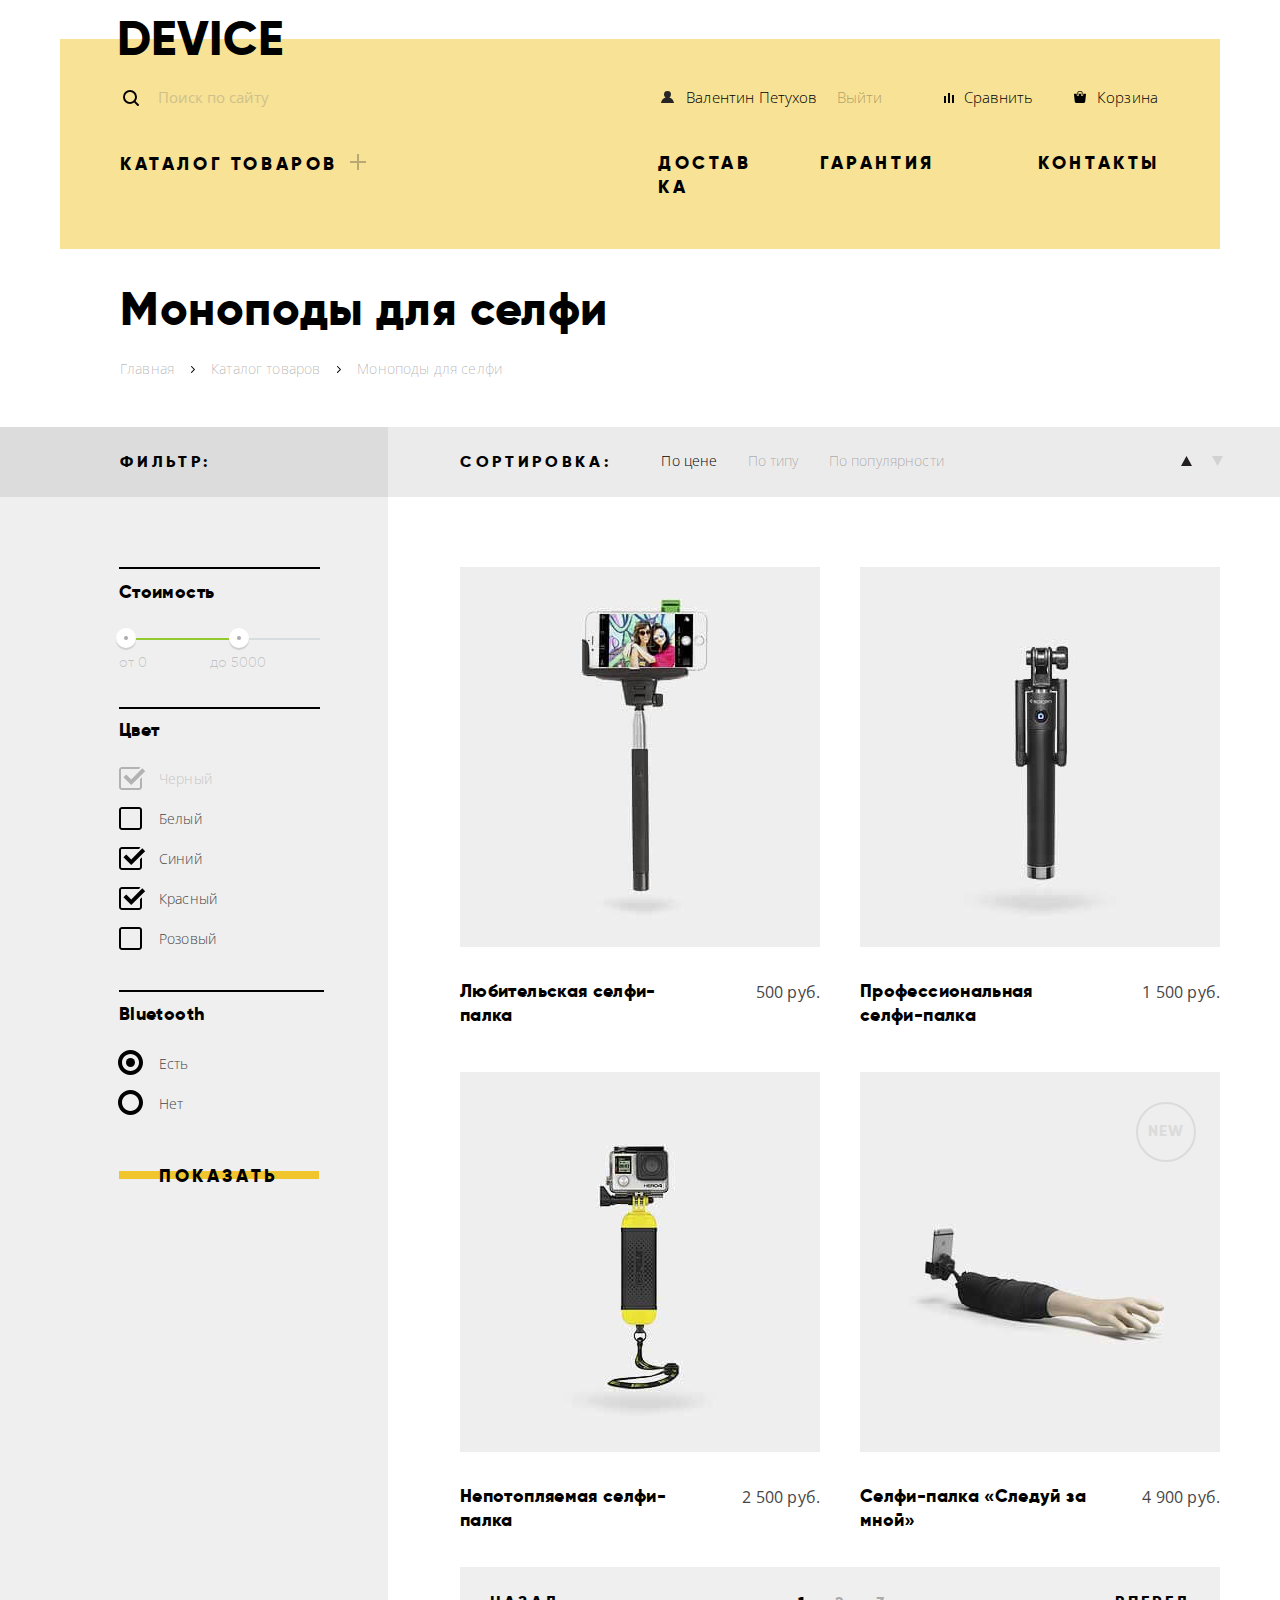
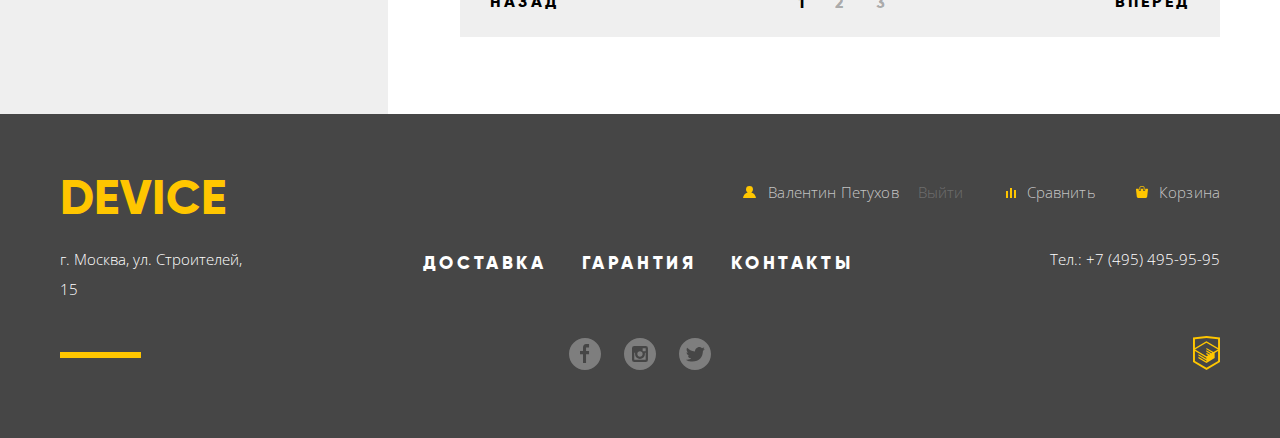
<file: catalog.html>
<!DOCTYPE html>
<html lang="ru">
<head>
  <meta charset="utf-8">
  <title>HTML Academy: Девайс</title>
  <link href="https://fonts.googleapis.com/css?family=Open+Sans:300,400&amp;subset=cyrillic" rel="stylesheet">
  <link href="css/normalize.css" rel="stylesheet">
  <link href="css/style.css" rel="stylesheet">
</head>
<body>
  <header class="main-header">
    <h1>
      <a class="main-header__logo logo logo--header" href="index.html">DEVICE</a>
    </h1>
    <div class="user-nav-container">
      <nav class="user-nav">
        <form class="user-nav__search search" action="https://echo.htmlacademy.ru/" method="get">
          <p>
            <label class="visually-hidden" for="search">Поиск по сайту</label>
            <input class="search__input" type="search" name="search" placeholder="Поиск по сайту" id="search">
            <button class="search__button" type="submit">Найти</button>
          </p>
        </form>
        <div class="nav-list-wrapper">
          <ul class="user-nav__list nav-list">
            <li class="nav-list__item nav-list__item--name">
              <a href="#">
                <svg xmlns="http://www.w3.org/2000/svg" width="13" height="12" viewBox="0 0 13 12">
                  <path fill="#272525" d="M.032 12h12.937c-.163-2.643-2.074-4.837-4.671-5.543a3.47 3.47 0 0 0 1.687-2.972 3.485 3.485 0 0 0-6.97 0c0 1.264.68 2.361 1.688 2.972C2.106 7.163.194 9.357.032 12z"/>
                </svg>
                <span>Валентин Петухов</span>
              </a>
            </li>
            <li class="nav-list__item">
              <a class="nav-list__item--logout" href="#">
                <span>Выйти</span>
              </a>
            </li>
          </ul>
          <ul class="user-nav__list nav-list">
            <li class="nav-list__item">
              <a class="nav-list__item--compare" href="#">
                <svg xmlns="http://www.w3.org/2000/svg" width="10" height="10" viewBox="0 0 10 10">
                  <path d="M8 2h1.984v8H8zM0 3h1.984v7H0zM4 0h2v10H4z"/>
                </svg>
                <span>Сравнить</span>
              </a>
            </li>
            <li class="nav-list__item">
              <a class="nav-list__item--cart" href="#">
                <svg xmlns="http://www.w3.org/2000/svg" width="12" height="12" viewBox="0 0 12 12">
                  <path d="M11.864 3.017a.429.429 0 0 0-.327-.154H9.225V4.09c0 .563-.484 1.022-1.08 1.022-.594 0-1.078-.458-1.078-1.022V2.863H4.909V4.09c0 .563-.485 1.022-1.08 1.022-.595 0-1.078-.458-1.078-1.022V2.863H.438a.43.43 0 0 0-.327.154.472.472 0 0 0-.108.358l.776 7.134c.015.806.642 1.455 1.411 1.455h7.595c.77 0 1.396-.649 1.411-1.455l.776-7.134a.476.476 0 0 0-.108-.358z"/>
                  <path d="M3.829 4.499c.239 0 .433-.184.433-.409V1.84c0-.632.672-1.022 1.295-1.022h1.079c.655 0 1.078.401 1.078 1.022v2.25c0 .225.194.409.431.409.239 0 .433-.184.433-.409V1.84C8.577.773 7.761 0 6.636 0H5.557c-1.19 0-2.159.826-2.159 1.84v2.25c0 .225.194.409.431.409z"/>
                </svg>
                <span>Корзина</span>
              </a>
            </li>
          </ul>
        </div>
      </nav>
    </div>
    <nav class="main-nav">
      <ul class="main-nav__list main-list">
        <li class="main-list__item main-list__item--catalog">
          <a href="catalog.html">Каталог товаров
            <svg xmlns="http://www.w3.org/2000/svg" width="16" height="16" viewBox="0 0 16 16">
              <path fill="#b8a974" d="M16 7H9V0H7v7H0v2h7v7h2V9h7z"/>
            </svg>
          </a>
          <!-- Выпадающее меню -->
          <div class="catalog-list-wrapper">
            <ul class="catalog-list">
              <li>
                <ul>
                  <li class="catalog-list__item">
                    <a href="#">Виртуальная реальность</a>
                  </li>
                  <li class="catalog-list__item">
                    <a href="#">Моноподы для селфи</a>
                  </li>
                  <li class="catalog-list__item">
                    <a href="#">Экшен-камеры</a>
                  </li>
                </ul>
              </li>
              <li>
                <ul>
                  <li class="catalog-list__item">
                    <a href="#">Фитнес-браслеты</a>
                  </li>
                  <li class="catalog-list__item">
                    <a href="#">Умные часы</a>
                  </li>
                </ul>
              </li>
              <li>
                <ul>
                  <li class="catalog-list__item">
                    <a href="#">Квадрокоптеры</a>
                  </li>
                </ul>
              </li>
            </ul>
          </div>
        </li>
      </ul>
      <div class="catalog-items-wrapper">
        <ul class="main-nav__list main-list">
          <li class="main-list__item">
            <a class="main-list__item--delivery" href="#">Доставка</a>
          </li>
          <li class="main-list__item">
            <a class="main-list__item--warranity" href="#">Гарантия</a>
          </li>
          <li class="main-list__item">
            <a class="main-list__item--contacts" href="#">Контакты</a>
          </li>
        </ul>
      </div>
    </nav>
  </header>
  <main class="page">
    <div class="catalog-title-wrapper">
      <h2 class="page__title content-title">Моноподы для селфи</h2>
      <ul class="page__breadcrumbs breadcrumbs">
        <li class="breadcrumbs__item">
          <a href="index.html">Главная</a>
        </li>
        <li class="breadcrumbs__item">
          <a href="catalog.html">Каталог товаров</a>
        </li>
        <li class="breadcrumbs__item">Моноподы для селфи</li>
      </ul>
    </div>
    <div class="catalog-wrapper">
      <div class="filter-wrapper">
        <section class="filters">
          <div class="filers-header-container">
            <h2 class="filters__header">Фильтр:</h2>
          </div>
          <div class="filters-container">
            <form class="filters__form filters-form" method="get" action="https://echo.htmlacademy.ru">
              <fieldset class="filters-form__cost cost">
                <div class="cost-wrapper">
                  <h3 class="cost_header content-subtitle">Стоимость</h3>
                  <div class="toggle-controls">
                    <div class="toggle-controls__scale">
                      <div class="toggle-controls__bar"></div>
                    </div>
                    <div class="cost__toggle cost__toggle--min" aria-label="Минимальное значение"></div>
                    <div class="cost__toggle cost__toggle--max" aria-label="Максимальное значение"></div>
                  </div>
                  <div class="price-controls">
                    <label class="cost__value--min" for="min">от
                      <input name="toggle-min" type="text" value="0" id="min">
                    </label>
                    <label class="cost__value--max" for="max">до
                      <input name="toggle-max" type="text" value="5000" id="max">
                    </label>
                  </div>
                </div>
              </fieldset>
              <fieldset class="filters-form__color color">
                <legend class="content-subtitle">Цвет</legend>
                <ul class="color__list color-list">
                  <li class="color-list__item color-input">
                    <label for="black">
                      <input class="color-input__checkbox visually-hidden" type="checkbox" name="black" id="black" disabled checked>
                      <span class="checkbox-indicator"></span>
                      <span>Черный</span>
                    </label>
                  </li>
                  <li class="color-list__item">
                    <label for="white">
                      <input class="color-input__checkbox visually-hidden" type="checkbox" name="white" id="white">
                      <span class="checkbox-indicator"></span>
                      <span>Белый</span>
                    </label>
                  </li>
                  <li class="color-list__item">
                    <label for="blue">
                      <input class="color-input__checkbox visually-hidden" type="checkbox" name="blue" id="blue" checked>
                      <span class="checkbox-indicator"></span>
                      <span>Синий</span>
                    </label>
                  </li>
                  <li class="color-list__item">
                    <label for="red">
                      <input class="color-input__checkbox visually-hidden" type="checkbox" name="red" id="red" checked>
                      <span class="checkbox-indicator"></span>
                      <span>Красный</span>
                    </label>
                  </li>
                  <li class="color-list__item">
                    <label for="pink">
                      <input class="color-input__checkbox visually-hidden" type="checkbox" name="pink" id="pink">
                      <span class="checkbox-indicator"></span>
                      <span>Розовый</span>
                    </label>
                  </li>
                </ul>
              </fieldset>
              <fieldset class="filters-form__bluetooth bluetooth">
                <legend class="content-subtitle">Bluetooth</legend>
                <ul class="bluetooth__list bluetooth-list">
                  <li class="bluetooth-list__item">
                    <label for="with-bluetooth">
                      <input class="visually-hidden" type="radio" name="bluetooth" id="with-bluetooth" checked>
                      <span class="radiobutton-indicator"></span>
                      <span>Есть</span>
                    </label>
                  </li>
                  <li class="bluetooth-list__item">
                    <label for="without-bluetooth">
                      <input class="visually-hidden" type="radio" name="bluetooth" id="without-bluetooth">
                      <span class="radiobutton-indicator"></span>
                      <span>Нет</span>
                    </label>
                  </li>
                </ul>
              </fieldset>
              <button class="button">Показать</button>
            </form>
          </div>
        </section>
      </div>
      <section class="catalog">
        <div class="sorting-wrapper">
          <div class="sorting-nav-wrapper">
            <h2 class="catalog__header">Сортировка:</h2>
            <div class="catalog__nav sorting-nav">
              <ul class="sorting-nav__list sorting-list">
                <li class="sorting-list__item sorting-list__item--current">
                  <a href="index.html">По цене</a>
                </li>
                <li class="sorting-list__item">
                  <a href="index.html">По типу</a>
                </li>
                <li class="sorting-list__item">
                  <a href="index.html">По популярности</a>
                </li>
              </ul>
            </div>
            <div class="sorting-button-wrapper">
              <a class="sorting-list__button sorting-list__button--current" href="#" aria-label="От меньшего к большему">
                <svg xmlns="http://www.w3.org/2000/svg" width="11" height="10" viewBox="0 0 11 10">
                  <path fill="#d3d2d2" d="M5.5 0L0 10h11z"/>
                </svg>
              </a>
              <a class="sorting-list__button" href="#" aria-label="От большего к меньшему">
                <svg xmlns="http://www.w3.org/2000/svg" width="11" height="10" viewBox="0 0 11 10">
                  <path fill="#d3d2d2" d="M5.5 10L0 0h11"/>
                </svg>
              </a>
            </div>
          </div>
        </div>
        <div class="products">
          <ul class="products__list products-catalog">
            <li class="products-catalog__item">
              <p class="products-catalog__image">
                <img src="img/item-1.jpg" width="360" height="380" alt="Любительская селфи-палка">
              </p>
              <div class="product-info">
                <h3 class="product-info__header content-subtitle">
                  <a href="#">Любительская селфи-палка</a>
                </h3>
                <p class="product-info__price">
                  <b>500 руб.</b>
                </p>
                <div class="product-info-wrapper">
                  <div class="product-info-container">
                    <a href="#" class="product-info__button button">В корзину</a>
                    <a href="#" class="product-info__compare">Добавить к сравнению</a>
                  </div>
                </div>
              </div>
            </li>
            <li class="products-catalog__item">
              <p class="products-catalog__image">
                <img src="img/item-2.jpg" width="360" height="380" alt="Любительская селфи-палка">
              </p>
              <div class="product-info">
                <h3 class="product-info__header content-subtitle">
                  <a href="#">Профессиональная селфи-палка</a>
                </h3>
                <p class="product-info__price">
                  <b>1 500 руб.</b>
                </p>
              </div>
              <div class="product-info-wrapper">
                <div class="product-info-container">
                  <a href="#" class="product-info__button button">В корзину</a>
                  <a href="#" class="product-info__compare">Добавить к сравнению</a>
                </div>
              </div>
            </li>
            <li class="products-catalog__item">
              <p class="products-catalog__image">
                <img src="img/item-3.jpg" width="360" height="380" alt="Любительская селфи-палка">
              </p>
              <div class="product-info">
                <h3 class="product-info__header content-subtitle">
                  <a href="#">Непотопляемая селфи-палка</a>
                </h3>
                <p class="product-info__price">
                  <b>2 500 руб.</b>
                </p>
                <div class="product-info-wrapper">
                  <div class="product-info-container">
                    <a href="#" class="product-info__button button">В корзину</a>
                    <a href="#" class="product-info__compare">Добавить к сравнению</a>
                  </div>
                </div>
              </div>
            </li>
            <li class="products-catalog__item">
              <p class="products-catalog__image">
                <img src="img/item-4.jpg" width="360" height="380" alt="Любительская селфи-палка">
              </p>
              <div class="product-info">
                <h3 class="product-info__header content-subtitle">
                  <a href="#">Селфи-палка «Следуй за мной»</a>
                </h3>
                <p class="product-info__price">
                  <b>4 900 руб.</b>
                </p>
                <div class="product-info__status" aria-label="Новый товар">NEW</div>
              </div>
              <div class="product-info-wrapper">
                <div class="product-info-container">
                  <a href="#" class="product-info__button button">В корзину</a>
                  <a href="#" class="product-info__compare">Добавить к сравнению</a>
                </div>
              </div>
            </li>
          </ul>
        </div>
        <div class="catalog-pagination">
          <ul class="catalog-pagination__list pagination-list">
            <li class="pagination-list__more">
              <a href="#">Назад</a>
            </li>
            <li class="pagination-list__item pagination-list__item--current">
              <a href="#">1</a>
            </li>
            <li class="pagination-list__item">
              <a href="#">2</a>
            </li>
            <li class="pagination-list__item">
              <a href="#">3</a>
            </li>
            <li class="pagination-list__more">
              <a href="#">Вперед</a>
            </li>
          </ul>
        </div>
      </section>
    </div>
  </main>
  <footer class="page-footer">
    <div class="page-footer-wrapper">
      <div class="page-footer-user-nav-wrapper">
        <a class="page-footer__logo logo logo--footer" href="index.html">DEVICE</a>
        <nav class="page-footer__user-nav user-nav">
          <ul class="footer-user-nav__list nav-list">
            <li class="footer-nav-list__item">
              <a class="nav-list__item nav-list__item--name" href="#">
                <svg xmlns="http://www.w3.org/2000/svg" width="13" height="12" viewBox="0 0 13 12">
                  <path fill="#272525" d="M.032 12h12.937c-.163-2.643-2.074-4.837-4.671-5.543a3.47 3.47 0 0 0 1.687-2.972 3.485 3.485 0 0 0-6.97 0c0 1.264.68 2.361 1.688 2.972C2.106 7.163.194 9.357.032 12z"/>
                </svg>
                <span>Валентин Петухов</span>
              </a>
            </li>
            <li class="footer-nav-list__item">
              <a class="nav-list__item nav-list__item--logout" href="#">
                Выйти
              </a>
            </li>
            <li class="footer-nav-list__item">
              <a class="nav-list__item nav-list__item--compare" href="#">
                <svg xmlns="http://www.w3.org/2000/svg" width="10" height="10" viewBox="0 0 10 10">
                  <path d="M8 2h1.984v8H8zM0 3h1.984v7H0zM4 0h2v10H4z"/>
                </svg>
                <span>Сравнить</span>
              </a>
            </li>
            <li class="footer-nav-list__item">
              <a class="nav-list__item nav-list__item--cart" href="#">
                <svg xmlns="http://www.w3.org/2000/svg" width="12" height="12" viewBox="0 0 12 12">
                  <path d="M11.864 3.017a.429.429 0 0 0-.327-.154H9.225V4.09c0 .563-.484 1.022-1.08 1.022-.594 0-1.078-.458-1.078-1.022V2.863H4.909V4.09c0 .563-.485 1.022-1.08 1.022-.595 0-1.078-.458-1.078-1.022V2.863H.438a.43.43 0 0 0-.327.154.472.472 0 0 0-.108.358l.776 7.134c.015.806.642 1.455 1.411 1.455h7.595c.77 0 1.396-.649 1.411-1.455l.776-7.134a.476.476 0 0 0-.108-.358z"/>
                  <path d="M3.829 4.499c.239 0 .433-.184.433-.409V1.84c0-.632.672-1.022 1.295-1.022h1.079c.655 0 1.078.401 1.078 1.022v2.25c0 .225.194.409.431.409.239 0 .433-.184.433-.409V1.84C8.577.773 7.761 0 6.636 0H5.557c-1.19 0-2.159.826-2.159 1.84v2.25c0 .225.194.409.431.409z"/>
                </svg>
                <span>Корзина</span>
              </a>
            </li>
          </ul>
        </nav>
      </div>
      <div class="page-footer-main-nav-wrapper">
        <p class="page-footer__contacts">г. Москва, ул. Строителей, 15</p>
        <nav class="page-footer__main-nav">
          <ul class="main-nav__list main-list main-list--footer">
            <li class="main-list__item main-list__item--footer"><a href="#">Доставка</a></li>
            <li class="main-list__item main-list__item--footer"><a href="#">Гарантия</a></li>
            <li class="main-list__item main-list__item--footer"><a href="#">Контакты</a></li>
          </ul>
        </nav>
        <p class="page-footer__contacts">
          Тел.: <a href="tel:+74954959595">+7 (495) 495-95-95</a>
        </p>
      </div>
      <div class="page-footer__social social">
        <ul class="social__list social-button">
          <li>
            <a class="social-button__item" href="#" aria-label="Аккаунт Device на Facebook">
              <svg xmlns="http://www.w3.org/2000/svg" width="32" height="32" viewBox="0 0 32 32">
                <path fill="#7e7e7e" d="M16 0C7.164 0 0 7.163 0 16s7.164 16 16 16c8.837 0 16-7.164 16-16S24.837 0 16 0zm4.062 9.455h-3.021v3.444h3.021v3.445h-3.021v8.61H14.02v-8.61H11v-3.445h3.021V9.455c0-1.902 1.353-3.445 3.021-3.445h3.021v3.445z"/>
              </svg>
            </a>
          </li>
          <li>
            <a class="social-button__item" href="#" aria-label="Аккаунт Device в Instagram">
              <svg xmlns="http://www.w3.org/2000/svg" width="32" height="32" viewBox="0 0 32 32">
                <g fill="#7e7e7e">
                  <path d="M20.916 16a4.938 4.938 0 1 1-9.877 0c0-.394.051-.773.138-1.14h-.897v6.838h11.396V14.86h-.897c.086.367.137.746.137 1.14z"/>
                  <path d="M15.978 18.659c1.466 0 2.659-1.193 2.659-2.659s-1.193-2.659-2.659-2.659c-1.466 0-2.659 1.193-2.659 2.659s1.192 2.659 2.659 2.659zM18.637 10.302h3.039v3.039h-3.039z"/>
                  <path d="M16 0C7.164 0 0 7.164 0 16c0 8.837 7.164 16 16 16 8.837 0 16-7.163 16-16 0-8.836-7.163-16-16-16zm7.955 21.698a2.285 2.285 0 0 1-2.279 2.279H10.279A2.285 2.285 0 0 1 8 21.698V10.302a2.286 2.286 0 0 1 2.279-2.279h11.396a2.286 2.286 0 0 1 2.279 2.279v11.396z"/>
                </g>
              </svg>
            </a>
          </li>
          <li>
            <a class="social-button__item" href="#" aria-label="Аккаунт Device в Twitter">
              <svg xmlns="http://www.w3.org/2000/svg" width="32" height="32" viewBox="0 0 32 32">
                <path fill="#7e7e7e" d="M16 0C7.164 0 0 7.164 0 16c0 8.837 7.164 16 16 16 8.837 0 16-7.163 16-16 0-8.836-7.163-16-16-16zm7.944 12.809c-.251 6.516-3.463 10.832-10.992 10.702h-.486c-.447 0-4.543-.443-5.344-1.823 2.479.19 4.247-.406 5.12-1.136-1.048-.289-2.923-.461-3.251-2.848.384.104.618.221 1.299.113-1.307-.824-2.758-1.519-2.679-3.643.311.317 1.164.518 1.46.457-.768-.233-2.149-3.244-.974-4.781 1.984 1.79 4.075 3.482 7.804 3.643.227-2.214 1.24-3.699 3.168-4.325 1.84-.479 3.255.26 3.901 1.138.737-.224 1.453-.466 2.193-.685-.004.833-.569 1.463-.935 1.709.747.165 1.423-.475 1.423-.475-.184.963-1.094 1.725-1.707 1.954z"/>
              </svg>
            </a>
          </li>
        </ul>
        <a class="social-button__item social-button__item--html" href="https://htmlacademy.ru/intensive/htmlcss"></a>
      </div>
    </div>
  </footer>
</body>
</html>
</file>
<file: css/style.css>
@font-face {
  font-family: "gilroyextrabold";
  src: url(../fonts/gilroyextrabold-webfont.woff2) format("woff2"),
    url(../fonts/gilroyextrabold-webfont.woff) format("woff");
  font-weight: 700;
  font-style: normal;
}

@font-face {
  font-family: "gilroylight";
  src: url(../fonts/gilroylight-webfont.woff2) format("woff2"),
    url(../fonts/gilroylight-webfont.woff) format("woff");
  font-weight: 300;
  font-style: normal;
}

.visually-hidden {
  position: absolute;
  clip: rect(0 0 0 0);
  width: 1px;
  height: 1px;
  margin: -1px;
  padding: 0;
  border: 0;
  overflow: hidden;
}

body {
  min-width: 1200px;
  margin: 0;
  font-size: 15px;
  line-height: 30px;
  font-family: "Open Sans", Helvetica, sans-serif;
  font-weight: 300;
  color: #464646;
  letter-spacing: 0.01em;
  background: #fff;
}

a {
  text-decoration: none;
}

img {
  max-width: 100%;
  height: auto;
}

.button {
  position: relative;
  vertical-align: top;
  display: inline-block;
  min-width: 135px;
  max-width: 260px;
  padding: 0 42px;
  font-size: 18px;
  line-height: 39px;
  font-family: "gilroyextrabold", Helvetica, sans-serif;
  font-weight: 700;
  text-transform: uppercase;
  letter-spacing: 0.2em;
  color: #000;
  -webkit-transition: all 0.3s;
  transition: all 0.3s;
}

.button::after {
  content: "";
  position: absolute;
  top: 14px;
  right: 0;
  left: 0;
  z-index: -1;
  height: 8px;
  background: #f0c52e;
  -webkit-transition: all 0.3s;
  transition: all 0.3s;
}

.button:hover::after,
.button:focus::after {
  top: 0;
  width: 100%;
  height: 38px;
}

.page-container {
  width: 1160px;
  margin: 0 auto;
}

.button:focus,
.button:active {
  color: #b19122;
}

.main-header {
  position: relative;
  width: 1160px;
  margin-top: -5px;
  margin-right: auto;
  margin-left: auto;
}

.logo {
  max-width: 170px;
  font-size: 48px;
  line-height: 48px;
  font-family: "gilroyextrabold", Helvetica, sans-serif;
  font-weight: 700;
  letter-spacing: 0.01em;
  color: #000;
  word-break: break-all;
  -webkit-transition: all 0.3s;
  transition: all 0.3s;
}

.logo--header {
  position: relative;
  z-index: 1;
  margin-top: -24px;
  padding-left: 57px;
}

.logo--index {
  pointer-events: none;
}

.logo:hover {
  color: rgba(0, 0, 0, 0.6);
  cursor: pointer;
}

.logo:active {
  color: rgba(0, 0, 0, 0.3);
  cursor: pointer;
}

.user-nav-wrapper {
  display: -webkit-box;
  display: -ms-flexbox;
  display: flex;
}

.user-nav {
  display: -webkit-box;
  display: -ms-flexbox;
  display: flex;
  -webkit-box-pack: justify;
  -ms-flex-pack: justify;
  justify-content: space-between;
  padding-right: 62px;
}

.user-nav-container {
  z-index: -1;
  display: -webkit-box;
  display: -ms-flexbox;
  display: flex;
  -webkit-box-orient: vertical;
  -webkit-box-direction: normal;
  -ms-flex-direction: column;
  flex-direction: column;
  width: 100%;
  margin-top: -44px;
  background: #f7e296;
}

.nav-list-wrapper {
  display: -webkit-box;
  display: -ms-flexbox;
  display: flex;
  -webkit-box-pack: justify;
  -ms-flex-pack: justify;
  justify-content: space-between;
  -ms-flex-wrap: wrap;
  flex-wrap: wrap;
  width: 497px;
  padding-top: 16px;
}

.nav-list {
  display: -webkit-box;
  display: -ms-flexbox;
  display: flex;
  margin: 0;
  padding: 0;
  list-style: none;
}

.nav-list__item {
  min-width: 100px;
  padding-top: 27px;
}

.nav-list__item a,
.main-list__item a {
  color: #000;
  -webkit-transition: all 0.3s;
  transition: all 0.3s;
}

.nav-list__item--login svg {
  margin-right: 8px;
}

.nav-list__item--compare svg {
  margin-right: 6px;
}

.nav-list__item--cart {
  margin-left: 30px;
}

.nav-list__item--cart svg {
  margin-right: 7px;
}

.main-list__item {
  max-width: 150px;
  word-break: break-all;
}

.nav-list__item a:hover,
.main-list__item a:hover {
  opacity: 0.6;
}

.nav-list__item a:active,
.nav-list__item a:focus,
.main-list__item a:active,
.main-list__item a:focus {
  opacity: 0.3;
}

.nav-list__item--name {
  max-width: 163px;
  margin-right: 20px;
  overflow: hidden;
  text-overflow: ellipsis;
  word-break: unset;
  white-space: nowrap;
}

.nav-list__item--name span {
  padding-left: 8px;
}

.nav-list__item--logout {
  opacity: 0.3;
}

.search {
  position: relative;
  display: -webkit-box;
  display: -ms-flexbox;
  display: flex;
}

.search__button {
  position: absolute;
  top: 32px;
  left: 379px;
  display: none;
  -webkit-box-sizing: border-box;
  box-sizing: border-box;
  padding: 8px 18px;
  font-size: 15px;
  line-height: 30px;
  border: 2px solid #000;
  background: 0 0;
  outline: 0;
  cursor: pointer;
  -webkit-transition: all 0.3s;
  transition: all 0.3s;
}

.search__button:hover {
  color: #fff;
  background: #000;
}

.search__button:focus,
.search__button:active {
  display: inline-block;
  color: rgba(255, 255, 255, 0.5);
  background: #000;
}

.search__input {
  position: relative;
  -webkit-box-sizing: border-box;
  box-sizing: border-box;
  width: 320px;
  height: 49px;
  padding-left: 39px;
  color: #000;
  background: #f7e296;
  border: 0;
  opacity: 0.3;
}

.search__input:hover {
  opacity: 0.6;
}

.search__input:active,
.search__input:focus {
  padding-top: 3px;
  border-bottom: 2px solid #000;
  opacity: 1;
  outline: 0;
}

.search::before {
  content: "";
  position: absolute;
  top: 51px;
  left: 63px;
  z-index: 2;
  width: 23px;
  height: 23px;
  background: url(../img/search.svg) no-repeat;
}

.search__input:active ~ .search__button,
.search__input:focus ~ .search__button {
  display: block;
}

.user-nav__search {
  padding-top: 18px;
  padding-left: 59px;
  color: #000;
}

.catalog-items-wrapper {
  min-width: 502px;
}

.main-nav {
  position: relative;
  display: -webkit-box;
  display: -ms-flexbox;
  display: flex;
  -webkit-box-pack: justify;
  -ms-flex-pack: justify;
  justify-content: space-between;
  -ms-flex-wrap: wrap;
  flex-wrap: wrap;
  padding-left: 60px;
  padding-right: 60px;
  background: #f7e296;
}

.main-list {
  display: -webkit-box;
  display: -ms-flexbox;
  display: flex;
  -webkit-box-pack: justify;
  -ms-flex-pack: justify;
  justify-content: space-between;
  -ms-flex-wrap: wrap;
  flex-wrap: wrap;
  position: relative;
  max-width: 510px;
  margin-top: 15px;
  margin-bottom: 50px;
  padding-left: 0;
  font-size: 18px;
  line-height: 24px;
  font-family: "gilroyextrabold", Helvetica, sans-serif;
  font-weight: 700;
  text-transform: uppercase;
  letter-spacing: 0.2em;
  list-style: none;
  color: #000;
}

.main-list__item--catalog {
  position: relative;
  max-width: 260px;
  word-break: break-all;
}

.main-list__item--delivery {
  margin-right: -30px;
  word-break: break-all;
}

.main-list__item--catalog svg {
  margin-top: 3px;
  margin-left: 3px;
}

.main-list__item--catalog:hover .catalog-list-wrapper {
  display: block;
}

.main-list__item--warranity {
  margin-right: 35px;
  word-break: break-all;
}

.main-list__item--contacts {
  max-width: 120px;
  word-break: break-all;
}

.catalog-list {
  display: -webkit-box;
  display: -ms-flexbox;
  display: flex;
  padding-top: 20px;
  padding-bottom: 33px;
  padding-left: 0;
  font-size: 15px;
  line-height: 36px;
  font-family: "Open Sans", Helvetica, sans-serif;
  font-weight: 300;
  letter-spacing: 0.01em;
  text-transform: none;
  list-style: none;
  color: #000;
  background: #f7e296;
}

.catalog-list-wrapper {
  position: absolute;
  left: -60px;
  z-index: 3;
  display: none;
  width: 1160px;
}

.catalog-list ul {
  padding-left: 0;
  list-style-type: none;
}

.catalog-list__item {
  min-width: 120px;
  padding-left: 59px;
}

.main-wrapper {
  position: relative;
}

.slider-wrapper {
  position: relative;
  z-index: 2;
  display: -webkit-box;
  display: -ms-flexbox;
  display: flex;
  -webkit-box-orient: vertical;
  -webkit-box-direction: normal;
  -ms-flex-direction: column;
  flex-direction: column;
  margin-top: 0;
  margin-right: auto;
  margin-bottom: 84px;
  margin-left: auto;
}

.slider-wrapper::before {
  content: "";
  position: absolute;
  width: 1160px;
  height: 112px;
  margin-top: -1px;
  background: #f7e296;
}

.slider {
  position: relative;
  z-index: 1;
  display: -webkit-box;
  display: -ms-flexbox;
  display: flex;
}

.slider__image {
  min-width: 525px;
  height: 480px;
}

.slider::before {
  content: "";
  position: absolute;
  top: 39px;
  left: 600px;
  width: 95px;
  height: 0;
  border: 3px solid #fff;
}

.slider {
  display: none;
}

.slider--first,
.slider--second .slider--third {
  position: relative;
}

.active {
  display: -webkit-box;
  display: -ms-flexbox;
  display: flex;
  -webkit-animation: grow 0.6s;
  animation: grow 0.6s;
}

.active-switchers {
  display: -webkit-box;
  display: -ms-flexbox;
  display: flex;
}

.slider--first::after {
  content: "01";
  position: absolute;
  z-index: -1;
  top: 65px;
  left: 927px;
  font-size: 180px;
  font-family: "gilroyextrabold", Helvetica, sans-serif;
  font-weight: 700;
  letter-spacing: 0.01em;
  color: #fff;
}

.slider--second::after {
  content: "02";
  position: absolute;
  z-index: -1;
  top: 65px;
  left: 903px;
  font-size: 180px;
  font-family: "gilroyextrabold", Helvetica, sans-serif;
  font-weight: 700;
  letter-spacing: 0.01em;
  color: #fff;
}

.slider--third::after {
  content: "03";
  position: absolute;
  z-index: -1;
  top: 65px;
  left: 903px;
  font-size: 180px;
  font-family: "gilroyextrabold", Helvetica, sans-serif;
  font-weight: 700;
  letter-spacing: 0.01em;
  color: #fff;
}

.slider--first img {
  margin-top: -10px;
  padding-left: 90px;
}

.slider--second img {
  margin-top: -3px;
  margin-right: 39px;
  padding-left: 115px;
}

.slider--third img {
  width: 560px;
  margin-top: 51px;
  margin-right: 39px;
  padding-left: 31px;
}

#slider-first:checked ~ .slider-wrapper #slide1,
#slider-second:checked ~ .slider-wrapper #slide2,
#slider-third:checked ~ .slider-wrapper #slide3 {
  display: -webkit-box;
  display: -ms-flexbox;
  display: flex;
}

.slider-wrapper label {
  position: relative;
}

#slider-first:checked ~ .slider-wrapper label[for="slider-first"]::before,
#slider-second:checked ~ .slider-wrapper label[for="slider-second"]::before,
#slider-third:checked ~ .slider-wrapper label[for="slider-third"]::before {
  content: "";
  position: absolute;
  top: 2px;
  left: 2px;
  width: 4px;
  height: 4px;
  border: 1px solid #000;
  border-radius: 50%;
}

.slider__description {
  margin-left: 74px;
  padding-top: 42px;
  padding-bottom: 26px;
}

.description p {
  margin-top: -22px;
  letter-spacing: 0.01em;
}

.slider__title {
  margin-bottom: 0;
  font-size: 47px;
  font-family: "gilroyextrabold", Helvetica, sans-serif;
  line-height: 56px;
  font-weight: 700;
  letter-spacing: 0.015em;
  color: #000;
}

.slider__description p {
  max-width: 485px;
  margin-top: 17px;
}

.slider__button {
  max-width: 295px;
  margin-top: 32px;
  word-break: break-all;
}

.switchers {
  position: absolute;
  display: -webkit-box;
  display: -ms-flexbox;
  display: flex;
  -webkit-box-pack: justify;
  -ms-flex-pack: justify;
  justify-content: space-between;
  min-width: 78px;
  font-size: 0;
  list-style: none;
}

.description__spec {
  margin-top: 44px;
}

.description__spec td {
  min-width: 150px;
  font-family: "gilroylight", Helvetica, sans-serif;
  font-size: 36px;
  line-height: 48px;
  color: #000;
}

.description__spec p {
  margin-top: 0;
  margin-bottom: 0;
}

.description__spec th {
  min-width: 140px;
  font-size: 13px;
  line-height: 20px;
  font-family: "Open Sans", Helvetica, sans-serif;
  font-weight: 300;
  text-align: left;
  letter-spacing: 0.01em;
  color: #464646;
}

.description__spec--1cell p {
  margin-top: 1px;
  margin-left: -3px;
}

.description__spec--2cell p {
  margin-top: 3px;
  margin-left: 2px;
}

.description__spec--3cell p {
  margin-left: -13px;
}

.description__spec--1cell-title p {
  margin-left: -3px;
}

.description__spec--2cell-title p {
  margin-top: 3px;
  margin-left: 2px;
}

.description__spec--3cell-title p {
  margin-top: 3px;
  margin-left: -11px;
}

.description__spec--6cell p {
  margin-top: 3px;
  margin-left: -11px;
}

.content-title {
  font-size: 47px;
  line-height: 48px;
  font-family: "gilroyextrabold", Helvetica, sans-serif;
  font-weight: 700;
  letter-spacing: 0.013em;
  color: #000;
}

.slider-list {
  margin: 0;
  padding: 0;
}

.slider__switchers {
  position: absolute;
  right: 82px;
  bottom: 169px;
}

.switchers a {
  position: relative;
  z-index: 2;
  display: block;
  width: 10px;
  height: 10px;
  padding: 0;
  margin-top: 10px;
  background: 0 0;
  border: 1px solid #000;
  border-radius: 50%;
  cursor: pointer;
}

.switchers__button.active-switchers::after {
  content: "";
  position: absolute;
  top: 2px;
  right: 2px;
  width: 4px;
  height: 4px;
  background: 0 0;
  border: 1px solid #000;
  border-radius: 50%;
  cursor: pointer;
  -webkit-transform: scale(1);
  transform: scale(1);
}

.switchers__button::after {
  content: "";
  position: absolute;
  top: 2px;
  right: 2px;
  width: 4px;
  height: 4px;
  border: 1px solid transparent;
  border-radius: 50%;
  cursor: pointer;
  -webkit-transform: scale(2);
  transform: scale(2);
  -webkit-transition: all 0.3s;
  transition: all 0.3s;
}

.featured-catalog {
  margin-bottom: 60px;
}

.catalog-row {
  display: -webkit-box;
  display: -ms-flexbox;
  display: flex;
  -webkit-box-pack: start;
  -ms-flex-pack: start;
  justify-content: flex-start;
  -ms-flex-wrap: wrap;
  flex-wrap: wrap;
  margin: 0;
  padding: 0;
  list-style: none;
}

.catalog-row__item {
  position: relative;
  width: 160px;
  min-height: 259px;
  display: -webkit-box;
  display: -ms-flexbox;
  display: flex;
  -webkit-box-orient: vertical;
  -webkit-box-direction: normal;
  -ms-flex-direction: column;
  flex-direction: column;
  -webkit-box-pack: justify;
  -ms-flex-pack: justify;
  justify-content: space-between;
  font-size: 18px;
  line-height: 25px;
  font-family: "gilroyextrabold", Helvetica, sans-serif;
  font-weight: 700;
  letter-spacing: 0.01em;
  color: #000;
  -webkit-transition: all 0.3s;
  transition: all 0.3s;
}

.catalog-row li:not(:nth-child(6n)) {
  margin-right: 40px;
}

.catalog-row__item p {
  max-width: 160px;
  min-height: 50px;
  margin-top: 32px;
  line-height: 23px;
  word-wrap: break-word;
}

.catalog-row__item:focus,
.catalog-row__item:active {
  color: rgba(0, 0, 0, 0.3);
}

.catalog-row__item::before {
  content: "";
  position: absolute;
  top: -2px;
  z-index: -1;
  width: 160px;
  height: 160px;
  background: #f7e296;
  -webkit-transition: all 0.3s;
  transition: all 0.3s;
}

.item-fitness-wrapper,
.item-va-wrapper,
.item-monopods-wrapper,
.item-cameras-wrapper,
.item-smartwatch-wrapper,
.item-quadracopters-wrapper {
  width: 160px;
  height: 160px;
}

.item-va-wrapper svg {
  -ms-flex-item-align: center;
  -ms-grid-row-align: center;
  align-self: center;
  padding-top: 50px;
  padding-bottom: 50px;
  padding-left: 30px;
}

.item-monopods-wrapper svg {
  -ms-flex-item-align: center;
  -ms-grid-row-align: center;
  align-self: center;
  padding-top: 39px;
  padding-left: 37px;
}

.item-cameras-wrapper svg {
  -ms-flex-item-align: center;
  -ms-grid-row-align: center;
  align-self: center;
  padding-top: 36px;
  padding-left: 48px;
}

.item-fitness-wrapper svg {
  -ms-flex-item-align: center;
  -ms-grid-row-align: center;
  align-self: center;
  padding-top: 48px;
  padding-left: 27px;
}

.item-smartwatch-wrapper svg {
  -ms-flex-item-align: center;
  -ms-grid-row-align: center;
  align-self: center;
  padding-top: 30px;
  padding-left: 54px;
}

.item-quadracopters-wrapper svg {
  -ms-flex-item-align: center;
  -ms-grid-row-align: center;
  align-self: center;
  padding-top: 47px;
  padding-left: 12px;
}

.catalog-row__item:hover::before,
.catalog-row__item:active::before,
.catalog-row__item:focus::before {
  background: #f0c52e;
}

.catalog-row__item:active path,
.catalog-row__item:active circle,
.catalog-row__item:active ellipse {
  fill: #b89a30;
  -webkit-transition: all 0.3s;
  transition: all 0.3s;
}

.service {
  position: relative;
  margin-bottom: 93px;
  background-image: linear-gradient(#fff 101px, #e5e5e5 100px);
  z-index: 0;
}

.service-wrapper {
  display: -webkit-box;
  display: -ms-flexbox;
  display: flex;
  width: 1160px;
  margin: 0 auto;
  padding-bottom: 69px;
}

.service-list {
  display: -webkit-box;
  display: -ms-flexbox;
  display: flex;
  -webkit-box-orient: vertical;
  -webkit-box-direction: normal;
  -ms-flex-direction: column;
  flex-direction: column;
  -webkit-box-sizing: border-box;
  box-sizing: border-box;
  width: 284px;
  min-height: 238px;
  margin: 0;
  padding-top: 80px;
  padding-bottom: 44px;
  padding-left: 0;
  border-right: 7px solid #000;
  list-style: none;
}

.service-list__item {
  display: -webkit-box;
  display: -ms-flexbox;
  display: flex;
  text-align: center;
  margin-bottom: 26px;
  word-break: break-all;
}

.service__slider {
  display: none;
}

.service-active {
  display: block;
  -webkit-animation: grow 0.6s;
  animation: grow 0.6s;
}

.button-active {
  display: block;
}

.service-list__item > .button {
  min-width: 120px;
  padding: 0 20px;
  background: 0 0;
  border: 0;
  cursor: pointer;
}

.service__slider--first,
.service__slider--second,
.service__slider--third {
  position: relative;
}

.service__slider--first::after {
  content: "";
  position: absolute;
  top: 85px;
  left: 674px;
  z-index: 0;
  width: 136px;
  height: 164px;
  background: url(../img/delivery.svg);
}

.service__slider--second::after {
  content: "";
  position: absolute;
  top: 60px;
  left: 685px;
  z-index: 0;
  width: 171px;
  height: 195px;
  background: url(../img/warranty.svg);
}

.service__slider--third::after {
  content: "";
  position: absolute;
  top: 60px;
  left: 665px;
  z-index: 0;
  width: 156px;
  height: 188px;
  background: url(../img/credit.svg);
}

.service-slider__header {
  margin-bottom: 30px;
  padding-top: 35px;
  padding-left: 117px;
}

.service-slider__description {
  max-width: 435px;
  max-width: 435px;
  max-height: 180px;
  padding-left: 117px;
  overflow: auto;
}

.service-button.button-active {
  color: #f7e184;
}

.service-button.button-active::after {
  content: "";
  position: absolute;
  top: 0;
  width: 284px;
  height: 39px;
  background: #000;
  border: 0;
}

.transport-list {
  margin-bottom: 0;
  padding-left: 0;
  font-size: 16px;
  line-height: 40px;
  font-family: "gilroyextrabold", Helvetica, sans-serif;
  font-weight: 700;
  letter-spacing: 0.01em;
  color: #000;
}

.partners-logo {
  display: -webkit-box;
  display: -ms-flexbox;
  display: flex;
  -ms-flex-wrap: wrap;
  flex-wrap: wrap;
  margin-bottom: 85px;
  padding: 0;
}

.partners-logo__item:not(:first-child) {
  margin-left: 40px;
}

.partners-logo__item:last-child {
  margin-left: 37px;
}

.partners-logo {
  list-style: none;
}

.partners-logo__item--gji img:hover {
  background: url(../img/logo-dji.jpg);
}

.partners-logo__item--spadgets img:hover {
  background: url(../img/logo-spadgets.jpg);
}

.partners-logo__item--gopro img:hover {
  background: url(../img/logo-gopro.jpg);
}

.partners-logo__item--vive img:hover {
  background: url(../img/logo-vive.jpg);
}

.info-wrapper {
  display: -webkit-box;
  display: -ms-flexbox;
  display: flex;
  -webkit-box-pack: justify;
  -ms-flex-pack: justify;
  justify-content: space-between;
  margin-bottom: 82px;
}

.about {
  position: relative;
  max-width: 485px;
}

.contacts p,
.about p {
  margin-top: 0;
  margin-bottom: 30px;
}

.contacts {
  max-width: 560px;
}

.contacts__map {
  margin-top: 39px;
  cursor: pointer;
}

.about::before {
  content: "";
  position: absolute;
  width: 75px;
  height: 0;
  border: 3px solid #000;
}

.contacts::before {
  content: "";
  position: absolute;
  width: 75px;
  height: 0;
  border: 3px solid #000;
}

.about__header,
.contacts__header {
  margin-bottom: 42px;
  margin-left: -2px;
  padding-top: 13px;
  word-break: break-all;
}

.transport-list {
  margin-top: 67px;
  padding-left: 35px;
  list-style: none;
}

.about__button {
  margin-top: 54px;
  padding: 0 21px;
}

.contacts__button {
  margin-top: 61px;
  padding: 0 39px;
}

.transport-list__item {
  position: relative;
}

.transport-list__item::before {
  content: "";
  position: absolute;
  top: 16px;
  left: -33px;
  width: 4px;
  height: 4px;
  border: 2px solid #e5e5e5;
  border-radius: 50%;
}

.page-footer {
  display: -webkit-box;
  display: -ms-flexbox;
  display: flex;
  -webkit-box-orient: vertical;
  -webkit-box-direction: normal;
  -ms-flex-direction: column;
  flex-direction: column;
  width: auto;
  min-height: 324px;
  background: #464646;
}

.page-footer-wrapper {
  width: 1160px;
  margin: 0 auto;
}

.footer-user-nav__list {
  background: #464646;
}

.footer-user-nav__list a {
  padding-top: 0;
  color: #fff;
}

.page-footer-user-nav-wrapper {
  display: -webkit-box;
  display: -ms-flexbox;
  display: flex;
  -webkit-box-pack: justify;
  -ms-flex-pack: justify;
  justify-content: space-between;
  padding-top: 60px;
}

.footer-nav-list__item {
  padding-top: 3px;
}

.footer-nav-list__item a,
.footer-nav-list__item path {
  -webkit-transition: all 0.3s;
  transition: all 0.3s;
}

.footer-nav-list__item > .nav-list__item--name {
  margin-right: 19px;
}

.footer-nav-list__item > .nav-list__item--compare {
  margin-left: 43px;
}

.footer-nav-list__item > .nav-list__item--cart {
  margin-left: 40px;
}

.footer-nav-list__item > .nav-list__item--login {
  margin-right: 0;
}

.page-footer-main-nav-wrapper {
  display: -webkit-box;
  display: -ms-flexbox;
  display: flex;
  -webkit-box-pack: justify;
  -ms-flex-pack: justify;
  justify-content: space-between;
}

.main-list--footer {
  display: -webkit-box;
  display: -ms-flexbox;
  display: flex;
  -webkit-box-pack: center;
  -ms-flex-pack: center;
  justify-content: center;
  min-width: 440px;
  margin-top: 29px;
  padding-left: 0;
  background: #464646;
}

.footer-user-nav__list.nav-list .nav-list__item {
  color: rgba(255, 255, 255, 0.7);
}

.footer-user-nav__list.nav-list .nav-list__item path {
  fill: #ffc600;
}

.main-list__item--footer:not(:last-child) {
  margin-right: 35px;
}

.main-list__item--footer a {
  color: #fff;
}

.main-list__item--footer a:hover {
  color: rgba(255, 255, 255, 0.6);
}

.footer-user-nav__list.nav-list .nav-list__item:focus,
.footer-user-nav__list.nav-list .nav-list__item:active {
  opacity: 0.3;
}

.footer-user-nav__list.nav-list .nav-list__item:hover {
  color: #fff;
}

.footer-user-nav__list.nav-list .nav-list__item:hover path {
  opacity: 0.6;
}

.logo--footer {
  color: #ffc600;
}

.logo--footer:hover {
  color: rgba(255, 190, 0, 0.6);
  cursor: pointer;
}

.logo--footer:active {
  color: rgba(255, 190, 0, 0.3);
  cursor: pointer;
}

.user-nav--footer {
  background: #464646;
}

.page-footer__contacts,
.page-footer__contacts a {
  max-width: 203px;
  margin-top: 22px;
  letter-spacing: 0;
  color: #fff;
}

.page-footer__user-nav {
  padding-right: 0;
}

.page-footer__social {
  position: relative;
  display: -webkit-box;
  display: -ms-flexbox;
  display: flex;
  -webkit-box-pack: center;
  -ms-flex-pack: center;
  justify-content: center;
  margin-top: 13px;
}

.page-footer__social::before {
  content: "";
  position: absolute;
  top: 14px;
  left: 0;
  width: 75px;
  height: 0;
  border: 3px solid #ffc600;
}

.social-button {
  display: -webkit-box;
  display: -ms-flexbox;
  display: flex;
  -webkit-box-pack: center;
  -ms-flex-pack: center;
  justify-content: center;
  min-width: 140px;
  max-width: 427px;
  margin: 0;
  padding: 0;
  list-style: none;
}

.social-button li:not(:last-child) {
  margin-right: 23px;
}

.social-button__item:hover::after {
  color: #b5b5b5;
}

.social-button__item:focus,
.social-button__item:active {
  color: #595959;
}

.social-button__item--html::after {
  content: "";
  position: absolute;
  top: -2px;
  right: 0;
  width: 27px;
  height: 34px;
  background: url(../img/logo-html.svg);
  -webkit-transition: all 0.3s;
  transition: all 0.3s;
}

.social-button__item--html:hover::after {
  opacity: 0.6;
}

.social-button__item--html:active::after,
.social-button__item--html:focus::after {
  opacity: 0.3;
}

.social-button__item path {
  -webkit-transition: all 0.3s;
  transition: all 0.3s;
}

.social-button__item:hover path {
  fill: #b5b5b5;
}

.social-button__item:focus path,
.social-button__item:active path {
  fill: #595959;
}

.page-footer__main-nav {
  margin-left: -37px;
}

.page__title {
  margin-top: 37px;
  margin-bottom: 23px;
  padding-left: 60px;
}

.catalog {
  width: calc((100% - 1160px) / 2 + 832px);
}

.catalog-title-wrapper {
  width: 1160px;
  margin: 0 auto;
}

.page__breadcrumbs {
  padding-left: 60px;
}

.breadcrumbs {
  position: relative;
  display: -webkit-box;
  display: -ms-flexbox;
  display: flex;
  margin-bottom: 46px;
}

.breadcrumbs__item {
  padding-right: 37px;
}

.breadcrumbs__item a::after {
  content: "";
  position: absolute;
  top: 9px;
  width: 4px;
  height: 7px;
  margin-left: 17px;
  background: url(../img/nav-arrow.svg) no-repeat;
}

.breadcrumbs,
.breadcrumbs a {
  font-size: 14px;
  line-height: 24px;
  color: rgba(0, 0, 0, 0.3);
  list-style: none;
  -webkit-transition: all 0.3s;
  transition: all 0.3s;
}

.breadcrumbs a:hover {
  color: rgba(0, 0, 0, 0.6);
}

.breadcrumbs a:active,
.breadcrumbs a:focus {
  color: rgba(0, 0, 0, 0.1);
}

.sorting-wrapper {
  min-height: 70px;
  background: #ebebeb;
}

.sorting-nav-wrapper {
  display: -webkit-box;
  display: -ms-flexbox;
  display: flex;
  -webkit-box-pack: start;
  -ms-flex-pack: start;
  justify-content: flex-start;
  -ms-flex-wrap: wrap;
  flex-wrap: wrap;
  -webkit-box-sizing: border-box;
  box-sizing: border-box;
  width: 835px;
  padding-left: 72px;
}

.sorting-list__item {
  margin-left: 30px;
}

.sorting-list__button path {
  -webkit-transition: all 0.3s;
  transition: all 0.3s;
}

.sorting-list__button:hover path {
  fill: #a7a5a6;
}

.sorting-list__button:active path,
.sorting-list__button:focus path {
  fill: #231f20;
}

.sorting-list__button--current path {
  fill: #231f20;
}

.sorting-list__button--current {
  pointer-events: none;
  cursor: default;
}

.content-subtitle {
  margin-top: 10px;
  font-size: 18px;
  line-height: 24px;
  font-family: "gilroyextrabold", Helvetica, sans-serif;
  font-weight: 700;
  letter-spacing: 0.02em;
  color: #000;
}

.products {
  margin-top: 55px;
  margin-left: 72px;
}

.products-catalog {
  display: -webkit-box;
  display: -ms-flexbox;
  display: flex;
  -ms-flex-wrap: wrap;
  flex-wrap: wrap;
  width: 760px;
  margin: 0;
  padding-left: 0;
  list-style: none;
}

.product-info:hover.product-info-container {
  display: block;
}

.products-catalog__item:nth-child(2n) {
  margin-left: 40px;
}

.products-catalog__item {
  position: relative;
}

.product-info__status {
  position: absolute;
  top: 45px;
  left: 276px;
  -webkit-box-sizing: border-box;
  box-sizing: border-box;
  width: 60px;
  height: 60px;
  padding-top: 13px;
  font-family: "gilroyextrabold", Helvetica, sans-serif;
  font-weight: 700;
  letter-spacing: 0.05em;
  text-align: center;
  color: #dbdbdb;
  background: 0 0;
  border: 2px solid #dbdbdb;
  border-radius: 50%;
}

.product-info {
  display: -webkit-box;
  display: -ms-flexbox;
  display: flex;
  -webkit-box-pack: justify;
  -ms-flex-pack: justify;
  justify-content: space-between;
  -ms-flex-wrap: wrap;
  flex-wrap: wrap;
  max-width: 360px;
  padding-bottom: 12px;
}

.products-catalog__item:hover:nth-child(2n + 1) .product-info-wrapper {
  display: -webkit-box;
  display: -ms-flexbox;
  display: flex;
  z-index: 1;
}

.products-catalog__item:hover:nth-child(2n) .product-info-wrapper {
  display: -webkit-box;
  display: -ms-flexbox;
  display: flex;
  z-index: 1;
  left: 28px;
}

.product-info__header {
  max-width: 240px;
  margin-top: 8px;
}

.product-info__header a {
  color: #000;
}

.product-info__price {
  margin-top: 9px;
  margin-left: auto;
}

.product-info-container {
  position: absolute;
  top: -16px;
  left: 0;
  z-index: 0;
  display: -webkit-box;
  display: -ms-flexbox;
  display: flex;
  -webkit-box-orient: vertical;
  -webkit-box-direction: normal;
  -ms-flex-direction: column;
  flex-direction: column;
  -webkit-box-align: center;
  -ms-flex-align: center;
  align-items: center;
  -webkit-box-pack: center;
  -ms-flex-pack: center;
  justify-content: center;
  width: 360px;
  height: 380px;
  margin-top: 31px;
  background: rgba(238, 238, 238, 0.7);
}

.product-info__button {
  margin-top: 67px;
  padding: 0 33px;
}

.product-info__compare {
  margin-top: 10px;
}

.product-info-wrapper {
  z-index: 1;
  display: none;
}

.filters {
  z-index: 0;
  display: -webkit-box;
  display: -ms-flexbox;
  display: flex;
  -webkit-box-orient: vertical;
  -webkit-box-direction: normal;
  -ms-flex-direction: column;
  flex-direction: column;
  -webkit-box-align: end;
  -ms-flex-align: end;
  align-items: flex-end;
  width: 100%;
  font-size: 14px;
  line-height: 40px;
  letter-spacing: 0.01em;
  background: #efefef;
}

.filters label {
  padding-top: 2px;
  padding-left: 40px;
}

.filters__header,
.catalog__header {
  padding-top: 10px;
  font-size: 16px;
  line-height: 24px;
  font-family: "gilroyextrabold", Helvetica, sans-serif;
  font-weight: 700;
  letter-spacing: 0.23em;
  text-transform: uppercase;
  color: #000;
  word-break: break-all;
}

.sorting-nav {
  max-width: 500px;
}

.filers-header-container {
  width: 100%;
  min-height: 70px;
  margin-bottom: 70px;
  padding-right: 177px;
  background: #dcdcdc;
}

.filters__header {
  margin-top: 0;
  margin-bottom: 0;
  padding-top: 23px;
  padding-bottom: 23px;
  text-align: right;
}

.catalog-wrapper {
  display: -webkit-box;
  display: -ms-flexbox;
  display: flex;
  width: 100%;
}

.filters-form {
  max-width: 205px;
}

.filters-form__color,
.filters-form__bluetooth,
.filters-form__cost {
  margin: 0;
  padding: 0;
}

.filter-wrapper {
  display: -webkit-box;
  display: -ms-flexbox;
  display: flex;
  width: calc((100% - 1160px) / 2 + 328px);
}

.filters-container {
  min-width: 269px;
}

.filters-form__cost {
  max-width: 201px;
  margin-bottom: 9px;
  border-top: 2px solid #000;
  border-right: 0;
  border-bottom: 2px solid #000;
  border-left: 0;
}

.cost-wrapper {
  margin-top: 11px;
  padding-bottom: 25px;
}

.toggle-controls {
  position: relative;
}

.toggle-controls__scale {
  height: 2px;
  margin-top: 34px;
  background: #d7dcde;
}

.toggle-controls__bar {
  width: 60%;
  height: 2px;
  background: #91c92f;
}

.cost__toggle {
  position: absolute;
  top: -10px;
  left: 0;
  width: 4px;
  height: 4px;
  padding: 0;
  border: 8px solid #fff;
  border-radius: 50%;
  background: #ababab;
  -webkit-box-shadow: 0 2px 1px 0 #cfcfcf;
  box-shadow: 0 2px 1px 0 #cfcfcf;
  cursor: pointer;
}

.cost__toggle:active {
  margin-top: -1px;
  margin-left: -1px;
  border: 9px solid #fff;
}

.cost__toggle--min {
  left: -3px;
}

.cost__toggle--max {
  left: 110px;
}

.price-controls {
  font-size: 0;
}

.price-controls label {
  display: inline-block;
  width: 45%;
  vertical-align: middle;
  padding-left: 0;
  font-family: "gilroylight", Helvetica, sans-serif;
  font-size: 14px;
  line-height: 24px;
  color: rgba(0, 0, 0, 0.2);
}

.price-controls input {
  width: 60px;
  padding: 8px 0;
  font: inherit;
  color: inherit;
  background: 0 0;
  border: 0;
}

.color {
  border: 0;
}

.bluetooth {
  margin-bottom: 33px;
  border: 0;
}

.color-list {
  margin: 0;
  padding-top: 17px;
  padding-left: 0;
  list-style: none;
}

.bluetooth-list {
  margin: 0;
  padding-left: 0;
  list-style: none;
}

.bluetooth-list__item:first-child {
  margin-top: 18px;
}

.filters__form > .button {
  z-index: 0;
  min-width: 90px;
  padding: 0 40px;
  background: 0 0;
  border: 0;
  cursor: pointer;
}

.product-info__price {
  font-size: 16px;
  line-height: 24px;
  letter-spacing: 0.01em;
}

.product-info__compare {
  font-size: 13px;
  color: rgba(0, 0, 0, 0.5);
}

.product-info__compare:hover {
  color: #000;
}

.product-info__compare:active,
.product-info__compare:focus {
  color: rgba(0, 0, 0, 0.2);
}

.color__list {
  margin-bottom: 10px;
  padding-bottom: 31px;
  border-bottom: 2px solid #000;
}

.color-list__item,
.bluetooth-list__item {
  position: relative;
}

.color-list__item label,
.bluetooth-list__item label {
  cursor: pointer;
}

.color-list input[type="checkbox"] + .checkbox-indicator {
  content: "";
  position: absolute;
  top: 8px;
  left: 0;
  width: 23px;
  height: 23px;
  background: url(../img/checkbox-off.svg) no-repeat;
}

.color-list input[type="checkbox"]:focus + .checkbox-indicator {
  content: "";
  position: absolute;
  top: 8px;
  left: 0;
  width: 23px;
  height: 23px;
  outline: 5px auto -webkit-focus-ring-color;
  outline: thin dotted;
}

.color-list input[type="checkbox"]:checked + .checkbox-indicator {
  content: "";
  position: absolute;
  top: 8px;
  left: 0;
  width: 33px;
  height: 33px;
  background: url(../img/checkbox-on.svg) no-repeat;
}

.color-list input[type="checkbox"]:checked + .checkbox-indicator:hover {
  opacity: 0.6;
}

.color-list input[type="checkbox"]:hover + .checkbox-indicator {
  opacity: 0.6;
}

.color-list input[type="checkbox"]:disabled ~ span,
.color-list input[type="checkbox"]:disabled:hover ~ span,
.color-list input[type="checkbox"]:disabled + .checkbox-indicator:hover,
.color-list input[type="checkbox"]:checked:disabled {
  opacity: 0.25;
}

.bluetooth-list input[type="radio"] + .radiobutton-indicator {
  content: "";
  position: absolute;
  top: 6px;
  left: -1px;
  width: 25px;
  height: 25px;
  background: url(../img/radio-off.svg) no-repeat;
}

.bluetooth-list input[type="radio"]:focus + .radiobutton-indicator {
  top: 8px;
  width: 25px;
  height: 25px;
  outline: 5px auto -webkit-focus-ring-color;
  outline: thin dotted;
}

.bluetooth-list input[type="radio"]:checked + .radiobutton-indicator {
  content: "";
  position: absolute;
  top: 6px;
  left: -1px;
  width: 25px;
  height: 25px;
  background: url(../img/radio-on.svg) no-repeat;
}

.bluetooth-list input[type="radio"]:hover + .radiobutton-indicator {
  opacity: 0.6;
}

.bluetooth-list input[type="radio"]:disabled ~ span,
.bluetooth-list input[type="radio"]:disabled:hover ~ span,
.bluetooth-list
  input[type="radio"]:disabled
  + .radiobutton-indicator:hover
  .bluetooth-list
  input[type="radio"]:checked:disabled {
  opacity: 0.25;
}

.sorting-list {
  position: relative;
  display: -webkit-box;
  display: -ms-flexbox;
  display: flex;
  -ms-flex-wrap: wrap;
  flex-wrap: wrap;
  margin-top: 18px;
  padding-left: 20px;
  list-style: none;
}

.sorting-button-wrapper {
  display: -webkit-box;
  display: -ms-flexbox;
  display: flex;
  -webkit-box-pack: justify;
  -ms-flex-pack: justify;
  justify-content: space-between;
  min-width: 42px;
  margin-top: 18px;
  margin-left: auto;
}

.sorting-list__item {
  max-width: 130px;
}

.sorting-list__item a {
  font-size: 14px;
  line-height: 18px;
  font-family: "Open Sans", Helvetica, sans-serif;
  font-weight: 300;
  color: rgba(0, 0, 0, 0.3);
  word-wrap: break-word;
  -webkit-transition: all 0.3s;
  transition: all 0.3s;
}

.sorting-list__item a:hover {
  color: rgba(0, 0, 0, 0.6);
}

.sorting-list__item a:active,
.sorting-list__item a:focus {
  color: #000;
}

.sorting-list__item--current a {
  color: #000;
  pointer-events: none;
}

.catalog-pagination {
  width: 760px;
  margin-top: 5px;
  margin-bottom: 77px;
  margin-left: 72px;
}

.pagination-list {
  display: -webkit-box;
  display: -ms-flexbox;
  display: flex;
  -webkit-box-align: center;
  -ms-flex-align: center;
  align-items: center;
  height: 70px;
  margin: 0;
  padding: 0;
  list-style: none;
  background: rgba(235, 235, 235, 0.8);
}

.pagination-list li:first-child {
  margin-right: auto;
}

.pagination-list li:last-child {
  margin-left: auto;
}

.pagination-list__item a {
  margin-right: 8px;
  margin-left: 20px;
  font-size: 16px;
  line-height: 24px;
  font-family: "gilroyextrabold", Helvetica, sans-serif;
  font-weight: 700;
  letter-spacing: 0.2em;
  text-transform: uppercase;
  color: rgba(0, 0, 0, 0.3);
  -webkit-transition: all 0.3s;
  transition: all 0.3s;
}

.pagination-list__item a:hover {
  color: rgba(0, 0, 0, 0.6);
}

.pagination-list__item a:focus,
.pagination-list__item a:active {
  color: #000;
}

.pagination-list__item--current a {
  color: #000;
  pointer-events: none;
}

.pagination-list__more {
  margin-top: -2px;
}

.pagination-list__more a {
  padding: 26px 30px;
  font-size: 16px;
  line-height: 24px;
  font-family: "gilroyextrabold", Helvetica, sans-serif;
  font-weight: 700;
  letter-spacing: 0.2em;
  text-transform: uppercase;
  color: #000;
  -webkit-transition: all 0.3s;
  transition: all 0.3s;
}

.pagination-list__more a:hover {
  background: #d9d9d9;
}

.pagination-list__more a:focus,
.pagination-list__more a:active {
  color: rgba(0, 0, 0, 0.3);
}

.modal {
  position: fixed;
  z-index: 5;
  color: #000;
  background: #fff;
  -webkit-box-shadow: 0 10px 20px 0 rgba(4, 6, 6, 0.2),
    0 20px 40px 0 rgba(4, 6, 6, 0.2);
  box-shadow: 0 10px 20px 0 rgba(4, 6, 6, 0.2), 0 20px 40px 0 rgba(4, 6, 6, 0.2);
}

.modal-сontact {
  top: 120px;
  left: 50%;
  display: none;
  -webkit-box-sizing: border-box;
  box-sizing: border-box;
  width: 960px;
  margin-left: -480px;
  padding-right: 100px;
  padding-bottom: 80px;
  padding-top: 75px;
  padding-left: 100px;
  vertical-align: top;
}

.modal-contact__form p {
  display: inline-block;
  vertical-align: top;
}

.contact-form__item {
  -webkit-box-sizing: border-box;
  box-sizing: border-box;
  margin-top: -5px;
  padding-right: 20px;
  padding-left: 20px;
  font-size: 14px;
  line-height: 18px;
  font-family: "Open Sans", Helvetica, sans-serif;
  font-weight: 400;
  color: #464646;
  background: #f2f2f2;
  border: 0;
}

.contact-form__item--invalid {
  background: #f6dada;
}

.modal-contact__form input {
  width: 360px;
  height: 50px;
}

.modal-contact__form input:hover,
.modal-contact__form textarea:hover {
  background: #ebebeb;
}

.modal-contact__form input:focus,
.modal-contact__form input:active {
  padding-left: 18px;
  background: #fff;
  border: 2px solid #f7e296;
  outline: 0;
}

.modal-contact__form textarea:focus,
.modal-contact__form textarea:active {
  padding-top: 11px;
  padding-left: 18px;
  background: #fff;
  border: 2px solid #f7e296;
  outline: 0;
}

.modal-contact__form input:invalid {
  background: #f6dada;
}

.modal-contact__form textarea {
  width: 760px;
  min-height: 155px;
  padding-top: 13px;
}

.contact-form__button {
  margin-top: 15px;
  padding: 0 34px;
  background: 0 0;
  border: 0;
  cursor: pointer;
}

.modal-contact__form p:nth-child(2) {
  margin-left: 35px;
}

.modal-contact__form label {
  display: block;
  margin-top: 4px;
  margin-bottom: 12px;
  font-size: 18px;
  line-height: 24px;
  font-family: "gilroyextrabold", Helvetica, sans-serif;
  font-weight: 700;
  letter-spacing: 0.01em;
}

.modal-close {
  position: absolute;
  top: 23px;
  right: 23px;
  width: 54px;
  height: 54px;
  font-size: 0;
  background: #f7e296;
  border-radius: 50%;
  border: 1px solid transparent;
  cursor: pointer;
}

.modal-close::before,
.modal-close::after {
  content: "";
  position: absolute;
  left: 10px;
  width: 30px;
  height: 2px;
  background: #fff;
}

.modal-close::before {
  -webkit-transform: rotate(45deg);
  transform: rotate(45deg);
}

.modal-close::after {
  -webkit-transform: rotate(-45deg);
  transform: rotate(-45deg);
}

.modal-close:hover {
  background: #f0c52e;
}

.modal-close:focus,
.modal-close:active {
  background: #faedc0;
}

.modal-map {
  display: none;
  top: 50%;
  left: 50%;
  margin-top: -280px;
  margin-left: -486px;
}

.modal-map p {
  margin: 0;
}

@-webkit-keyframes swing {
  0% {
    -webkit-transform: translateX(2000px);
    transform: translateX(2000px);
  }

  60% {
    -webkit-transform: translateX(-200px);
    transform: translateX(-200px);
  }

  to {
    -webkit-transform: translateX(0);
    transform: translateX(0);
  }
}

@keyframes swing {
  0% {
    -webkit-transform: translateX(2000px);
    transform: translateX(2000px);
  }

  60% {
    -webkit-transform: translateX(-200px);
    transform: translateX(-200px);
  }

  to {
    -webkit-transform: translateX(0);
    transform: translateX(0);
  }
}

.modal-show {
  display: block;
  -webkit-animation-duration: 0.6s;
  animation-duration: 0.6s;
  -webkit-animation-name: swing;
  animation-name: swing;
}

.modal-error {
  -webkit-animation: shake 0.6s;
  animation: shake 0.6s;
}

@-webkit-keyframes shake {
  0%,
  to {
    -webkit-transform: translateX(0);
    transform: translateX(0);
  }

  10%,
  30%,
  50%,
  70%,
  90% {
    -webkit-transform: translateX(-10px);
    transform: translateX(-10px);
  }

  20%,
  40%,
  60%,
  80% {
    -webkit-transform: translateX(10px);
    transform: translateX(10px);
  }
}

@keyframes shake {
  0%,
  to {
    -webkit-transform: translateX(0);
    transform: translateX(0);
  }

  10%,
  30%,
  50%,
  70%,
  90% {
    -webkit-transform: translateX(-10px);
    transform: translateX(-10px);
  }

  20%,
  40%,
  60%,
  80% {
    -webkit-transform: translateX(10px);
    transform: translateX(10px);
  }
}

@-webkit-keyframes grow {
  0% {
    opacity: 0.5;
    -webkit-transform: scale(0.7);
    transform: scale(0.7);
  }

  to {
    opacity: 1;
    -webkit-transform: scale(1);
    transform: scale(1);
  }
}

@keyframes grow {
  0% {
    opacity: 0.5;
    -webkit-transform: scale(0.7);
    transform: scale(0.7);
  }

  to {
    opacity: 1;
    -webkit-transform: scale(1);
    transform: scale(1);
  }
}
</file>
<file: css/style.min.css>
.button,.button::after{-webkit-transition:all .3s}.button,.main-list{text-transform:uppercase}.button::after,.search::before,.slider-wrapper::before,.slider::before{content:""}.catalog-row__item,.service-list,.slider-wrapper,.user-nav-container{-webkit-box-orient:vertical;-webkit-box-direction:normal}@font-face{font-family:gilroyextrabold;src:url(../fonts/gilroyextrabold-webfont.woff2) format("woff2"),url(../fonts/gilroyextrabold-webfont.woff) format("woff");font-weight:700;font-style:normal}@font-face{font-family:gilroylight;src:url(../fonts/gilroylight-webfont.woff2) format("woff2"),url(../fonts/gilroylight-webfont.woff) format("woff");font-weight:300;font-style:normal}.visually-hidden{position:absolute;clip:rect(0 0 0 0);width:1px;height:1px;margin:-1px;padding:0;border:0;overflow:hidden}body{min-width:1200px;margin:0;font-size:15px;line-height:30px;font-family:"Open Sans",Helvetica,sans-serif;font-weight:300;color:#464646;letter-spacing:.01em;background:#fff}.button,.logo,.main-list{font-family:gilroyextrabold,Helvetica,sans-serif;font-weight:700}a{text-decoration:none}img{max-width:100%;height:auto}.button{position:relative;vertical-align:top;display:inline-block;min-width:135px;max-width:260px;padding:0 42px;font-size:18px;line-height:39px;letter-spacing:.2em;color:#000;transition:all .3s}.button::after{position:absolute;top:14px;right:0;left:0;z-index:-1;height:8px;background:#f0c52e;transition:all .3s}.logo--header,.main-header,.search{position:relative}.button:focus::after,.button:hover::after{top:0;width:100%;height:38px}.page-container{width:1160px;margin:0 auto}.button:active,.button:focus{color:#b19122}.main-header{width:1160px;margin-top:-5px;margin-right:auto;margin-left:auto}.logo{max-width:170px;font-size:48px;line-height:48px;letter-spacing:.01em;color:#000;word-break:break-all;-webkit-transition:all .3s;transition:all .3s}.logo--header{z-index:1;margin-top:-24px;padding-left:57px}.logo--index{pointer-events:none}.logo:hover{color:rgba(0,0,0,.6);cursor:pointer}.logo:active{color:rgba(0,0,0,.3);cursor:pointer}.user-nav-wrapper{display:-webkit-box;display:-ms-flexbox;display:flex}.user-nav,.user-nav-container{display:-webkit-box;display:-ms-flexbox}.user-nav{display:flex;-webkit-box-pack:justify;-ms-flex-pack:justify;justify-content:space-between;padding-right:62px}.user-nav-container{z-index:-1;display:flex;-ms-flex-direction:column;flex-direction:column;width:100%;margin-top:-44px;background:#f7e296}.nav-list,.nav-list-wrapper{display:-webkit-box;display:-ms-flexbox}.nav-list-wrapper{display:flex;-webkit-box-pack:justify;-ms-flex-pack:justify;justify-content:space-between;-ms-flex-wrap:wrap;flex-wrap:wrap;width:497px;padding-top:16px}.nav-list{display:flex;margin:0;padding:0;list-style:none}.main-nav,.search{display:-webkit-box;display:-ms-flexbox}.nav-list__item{min-width:100px;padding-top:27px}.main-list__item a,.nav-list__item a{color:#000;-webkit-transition:all .3s;transition:all .3s}.nav-list__item--login svg{margin-right:8px}.nav-list__item--compare svg{margin-right:6px}.nav-list__item--cart{margin-left:30px}.nav-list__item--cart svg{margin-right:7px}.main-list__item{max-width:150px;word-break:break-all}.main-list__item a:hover,.nav-list__item a:hover{opacity:.6}.main-list__item a:active,.main-list__item a:focus,.nav-list__item a:active,.nav-list__item a:focus,.nav-list__item--logout{opacity:.3}.nav-list__item--name{max-width:163px;margin-right:20px;overflow:hidden;text-overflow:ellipsis;word-break:unset;white-space:nowrap}.nav-list__item--name span{padding-left:8px}.search{display:flex}.search__button{position:absolute;top:32px;left:379px;display:none;-webkit-box-sizing:border-box;box-sizing:border-box;padding:8px 18px;font-size:15px;line-height:30px;border:2px solid #000;background:0 0;outline:0;cursor:pointer;-webkit-transition:all .3s;transition:all .3s}.search__button:hover{color:#fff;background:#000}.search__button:active,.search__button:focus{display:inline-block;color:rgba(255,255,255,.5);background:#000}.search__input{position:relative;-webkit-box-sizing:border-box;box-sizing:border-box;width:320px;height:49px;padding-left:39px;color:#000;background:#f7e296;border:0;opacity:.3}.search__input:hover{opacity:.6}.search__input:active,.search__input:focus{padding-top:3px;border-bottom:2px solid #000;opacity:1;outline:0}.search::before{position:absolute;top:51px;left:63px;z-index:2;width:23px;height:23px;background:url(../img/search.svg) no-repeat}.search__input:active~.search__button,.search__input:focus~.search__button{display:block}.user-nav__search{padding-top:18px;padding-left:59px;color:#000}.catalog-items-wrapper{min-width:502px}.main-nav{position:relative;display:flex;-webkit-box-pack:justify;-ms-flex-pack:justify;justify-content:space-between;-ms-flex-wrap:wrap;flex-wrap:wrap;padding-left:60px;padding-right:60px;background:#f7e296}.main-list{display:-webkit-box;display:-ms-flexbox;display:flex;-webkit-box-pack:justify;-ms-flex-pack:justify;justify-content:space-between;-ms-flex-wrap:wrap;flex-wrap:wrap;position:relative;max-width:510px;margin-top:15px;margin-bottom:50px;padding-left:0;font-size:18px;line-height:24px;letter-spacing:.2em;list-style:none;color:#000}.main-list__item--catalog{position:relative;max-width:260px;word-break:break-all}.main-list__item--delivery{margin-right:-30px;word-break:break-all}.main-list__item--catalog svg{margin-top:3px;margin-left:3px}.main-list__item--catalog:hover .catalog-list-wrapper{display:block}.main-list__item--warranity{margin-right:35px;word-break:break-all}.main-list__item--contacts{max-width:120px;word-break:break-all}.catalog-list{display:-webkit-box;display:-ms-flexbox;display:flex;padding-top:20px;padding-bottom:33px;padding-left:0;font-size:15px;line-height:36px;font-family:"Open Sans",Helvetica,sans-serif;font-weight:300;letter-spacing:.01em;text-transform:none;list-style:none;color:#000;background:#f7e296}.catalog-list-wrapper{position:absolute;left:-60px;z-index:3;display:none;width:1160px}.main-wrapper,.slider-wrapper{position:relative}.catalog-list ul{padding-left:0;list-style-type:none}.catalog-list__item{min-width:120px;padding-left:59px}.slider-wrapper{z-index:2;display:-webkit-box;display:-ms-flexbox;display:flex;-ms-flex-direction:column;flex-direction:column;margin:0 auto 84px}.slider-wrapper::before{position:absolute;width:1160px;height:112px;margin-top:-1px;background:#f7e296}.slider{position:relative;z-index:1;display:none}.slider__image{min-width:525px;height:480px}.slider::before{position:absolute;top:39px;left:600px;width:95px;height:0;border:3px solid #fff}.slider--first,.slider--second .slider--third{position:relative}.active{display:-webkit-box;display:-ms-flexbox;display:flex;-webkit-animation:grow .6s;animation:grow .6s}.active-switchers{display:-webkit-box;display:-ms-flexbox;display:flex}.slider--first::after{content:"01";position:absolute;z-index:-1;top:65px;left:927px;font-size:180px;font-family:gilroyextrabold,Helvetica,sans-serif;font-weight:700;letter-spacing:.01em;color:#fff}.slider--second::after,.slider--third::after{position:absolute;z-index:-1;top:65px;left:903px;font-size:180px;color:#fff;letter-spacing:.01em;font-family:gilroyextrabold,Helvetica,sans-serif;font-weight:700}.slider--second::after{content:"02"}.slider--third::after{content:"03"}.slider--first img{margin-top:-10px;padding-left:90px}.slider--second img{margin-top:-3px;margin-right:39px;padding-left:115px}.slider--third img{width:560px;margin-top:51px;margin-right:39px;padding-left:31px}#slider-first:checked~.slider-wrapper #slide1,#slider-second:checked~.slider-wrapper #slide2,#slider-third:checked~.slider-wrapper #slide3{display:-webkit-box;display:-ms-flexbox;display:flex}.slider-wrapper label{position:relative}#slider-first:checked~.slider-wrapper label[for=slider-first]::before,#slider-second:checked~.slider-wrapper label[for=slider-second]::before,#slider-third:checked~.slider-wrapper label[for=slider-third]::before{content:"";position:absolute;top:2px;left:2px;width:4px;height:4px;border:1px solid #000;border-radius:50%}.slider__description{margin-left:74px;padding-top:42px;padding-bottom:26px}.description p{margin-top:-22px;letter-spacing:.01em}.slider__title{margin-bottom:0;font-size:47px;font-family:gilroyextrabold,Helvetica,sans-serif;line-height:56px;font-weight:700;letter-spacing:.015em;color:#000}.slider__description p{max-width:485px;margin-top:17px}.slider__button{max-width:295px;margin-top:32px;word-break:break-all}.switchers{position:absolute;display:-webkit-box;display:-ms-flexbox;display:flex;-webkit-box-pack:justify;-ms-flex-pack:justify;justify-content:space-between;min-width:78px;font-size:0;list-style:none}.description__spec{margin-top:44px}.description__spec td{min-width:150px;font-family:gilroylight,Helvetica,sans-serif;font-size:36px;line-height:48px;color:#000}.description__spec p{margin-top:0;margin-bottom:0}.description__spec th{min-width:140px;font-size:13px;line-height:20px;font-family:"Open Sans",Helvetica,sans-serif;font-weight:300;text-align:left;letter-spacing:.01em;color:#464646}.catalog-row__item,.content-title{color:#000;font-family:gilroyextrabold,Helvetica,sans-serif}.description__spec--1cell p{margin-top:1px;margin-left:-3px}.description__spec--2cell p{margin-top:3px;margin-left:2px}.description__spec--3cell p{margin-left:-13px}.description__spec--1cell-title p{margin-left:-3px}.description__spec--2cell-title p{margin-top:3px;margin-left:2px}.description__spec--3cell-title p,.description__spec--6cell p{margin-top:3px;margin-left:-11px}.content-title{font-size:47px;line-height:48px;font-weight:700;letter-spacing:.013em}.catalog-row__item,.transport-list{letter-spacing:.01em;font-weight:700}.slider-list{margin:0;padding:0}.slider__switchers{position:absolute;right:82px;bottom:169px}.switchers a{position:relative;z-index:2;display:block;width:10px;height:10px;padding:0;margin-top:10px;background:0 0;border:1px solid #000;border-radius:50%;cursor:pointer}.catalog-row,.catalog-row__item{display:-webkit-box;display:-ms-flexbox}.switchers__button.active-switchers::after,.switchers__button::after{content:"";position:absolute;top:2px;right:2px;width:4px;height:4px;cursor:pointer}.switchers__button.active-switchers::after{background:0 0;border:1px solid #000;border-radius:50%;-webkit-transform:scale(1);transform:scale(1)}.switchers__button::after{border:1px solid transparent;border-radius:50%;-webkit-transform:scale(2);transform:scale(2);-webkit-transition:all .3s;transition:all .3s}.featured-catalog{margin-bottom:60px}.catalog-row{display:flex;-webkit-box-pack:start;-ms-flex-pack:start;justify-content:flex-start;-ms-flex-wrap:wrap;flex-wrap:wrap;margin:0;padding:0;list-style:none}.catalog-row__item{position:relative;width:160px;min-height:259px;display:flex;-ms-flex-direction:column;flex-direction:column;-webkit-box-pack:justify;-ms-flex-pack:justify;justify-content:space-between;font-size:18px;line-height:25px;-webkit-transition:all .3s;transition:all .3s}.catalog-row__item::before,.service__slider--first::after{content:"";position:absolute}.service-list,.service-wrapper{display:-webkit-box;display:-ms-flexbox}.catalog-row li:not(:nth-child(6n)){margin-right:40px}.catalog-row__item p{max-width:160px;min-height:50px;margin-top:32px;line-height:23px;word-wrap:break-word}.catalog-row__item:active,.catalog-row__item:focus{color:rgba(0,0,0,.3)}.catalog-row__item::before{top:-2px;z-index:-1;width:160px;height:160px;background:#f7e296;-webkit-transition:all .3s;transition:all .3s}.service,.service__slider--first,.service__slider--second,.service__slider--third{position:relative}.item-cameras-wrapper,.item-fitness-wrapper,.item-monopods-wrapper,.item-quadracopters-wrapper,.item-smartwatch-wrapper,.item-va-wrapper{width:160px;height:160px}.item-va-wrapper svg{-ms-flex-item-align:center;-ms-grid-row-align:center;align-self:center;padding-top:50px;padding-bottom:50px;padding-left:30px}.item-monopods-wrapper svg{-ms-flex-item-align:center;-ms-grid-row-align:center;align-self:center;padding-top:39px;padding-left:37px}.item-cameras-wrapper svg{-ms-flex-item-align:center;-ms-grid-row-align:center;align-self:center;padding-top:36px;padding-left:48px}.item-fitness-wrapper svg,.item-smartwatch-wrapper svg{-ms-flex-item-align:center;-ms-grid-row-align:center;align-self:center}.item-fitness-wrapper svg{padding-top:48px;padding-left:27px}.item-smartwatch-wrapper svg{padding-top:30px;padding-left:54px}.item-quadracopters-wrapper svg{-ms-flex-item-align:center;-ms-grid-row-align:center;align-self:center;padding-top:47px;padding-left:12px}.catalog-row__item:active::before,.catalog-row__item:focus::before,.catalog-row__item:hover::before{background:#f0c52e}.catalog-row__item:active circle,.catalog-row__item:active ellipse,.catalog-row__item:active path{fill:#b89a30;-webkit-transition:all .3s;transition:all .3s}.service{margin-bottom:93px;background-image:linear-gradient(#fff 101px,#e5e5e5 100px);z-index:0}.service-wrapper{display:flex;width:1160px;margin:0 auto;padding-bottom:69px}.service-list{display:flex;-ms-flex-direction:column;flex-direction:column;-webkit-box-sizing:border-box;box-sizing:border-box;width:284px;min-height:238px;margin:0;padding-top:80px;padding-bottom:44px;padding-left:0;border-right:7px solid #000;list-style:none}.service-list__item{display:-webkit-box;display:-ms-flexbox;display:flex;text-align:center;margin-bottom:26px;word-break:break-all}.service__slider{display:none}.service-active{display:block;-webkit-animation:grow .6s;animation:grow .6s}.button-active{display:block}.info-wrapper,.partners-logo{display:-webkit-box;display:-ms-flexbox}.service-list__item>.button{min-width:120px;padding:0 20px;background:0 0;border:0;cursor:pointer}.service__slider--first::after{top:85px;left:674px;z-index:0;width:136px;height:164px;background:url(../img/delivery.svg)}.service__slider--second::after,.service__slider--third::after{top:60px;z-index:0;position:absolute;content:""}.service__slider--second::after{left:685px;width:171px;height:195px;background:url(../img/warranty.svg)}.service__slider--third::after{left:665px;width:156px;height:188px;background:url(../img/credit.svg)}.service-slider__header{margin-bottom:30px;padding-top:35px;padding-left:117px}.service-slider__description{max-width:435px;max-height:180px;padding-left:117px;overflow:auto}.service-button.button-active{color:#f7e184}.service-button.button-active::after{content:"";position:absolute;top:0;width:284px;height:39px;background:#000;border:0}.transport-list{margin-bottom:0;font-size:16px;line-height:40px;font-family:gilroyextrabold,Helvetica,sans-serif;color:#000}.partners-logo{display:flex;-ms-flex-wrap:wrap;flex-wrap:wrap;margin-bottom:85px;padding:0;list-style:none}.partners-logo__item:not(:first-child){margin-left:40px}.partners-logo__item:last-child{margin-left:37px}.partners-logo__item--gji img:hover{background:url(../img/logo-dji.jpg)}.partners-logo__item--spadgets img:hover{background:url(../img/logo-spadgets.jpg)}.partners-logo__item--gopro img:hover{background:url(../img/logo-gopro.jpg)}.partners-logo__item--vive img:hover{background:url(../img/logo-vive.jpg)}.footer-user-nav__list,.main-list--footer,.page-footer,.user-nav--footer{background:#464646}.info-wrapper{display:flex;-webkit-box-pack:justify;-ms-flex-pack:justify;justify-content:space-between;margin-bottom:82px}.page-footer,.product-info-container{-ms-flex-direction:column;-webkit-box-orient:vertical;-webkit-box-direction:normal}.about{position:relative;max-width:485px}.about p,.contacts p{margin-top:0;margin-bottom:30px}.contacts{max-width:560px}.contacts__map{margin-top:39px;cursor:pointer}.about::before,.contacts::before{content:"";position:absolute;width:75px;height:0;border:3px solid #000}.about__header,.contacts__header{margin-bottom:42px;margin-left:-2px;padding-top:13px;word-break:break-all}.transport-list{margin-top:67px;padding-left:35px;list-style:none}.about__button{margin-top:54px;padding:0 21px}.contacts__button{margin-top:61px;padding:0 39px}.transport-list__item{position:relative}.transport-list__item::before{content:"";position:absolute;top:16px;left:-33px;width:4px;height:4px;border:2px solid #e5e5e5;border-radius:50%}.page-footer{display:-webkit-box;display:-ms-flexbox;display:flex;flex-direction:column;width:auto;min-height:324px}.page-footer-wrapper{width:1160px;margin:0 auto}.footer-user-nav__list a{padding-top:0;color:#fff}.page-footer-user-nav-wrapper{display:-webkit-box;display:-ms-flexbox;display:flex;-webkit-box-pack:justify;-ms-flex-pack:justify;justify-content:space-between;padding-top:60px}.footer-nav-list__item{padding-top:3px}.footer-nav-list__item a,.footer-nav-list__item path{-webkit-transition:all .3s;transition:all .3s}.footer-nav-list__item>.nav-list__item--name{margin-right:19px}.footer-nav-list__item>.nav-list__item--compare{margin-left:43px}.footer-nav-list__item>.nav-list__item--cart{margin-left:40px}.footer-nav-list__item>.nav-list__item--login{margin-right:0}.page-footer-main-nav-wrapper{display:-webkit-box;display:-ms-flexbox;display:flex;-webkit-box-pack:justify;-ms-flex-pack:justify;justify-content:space-between}.main-list--footer{display:-webkit-box;display:-ms-flexbox;display:flex;-webkit-box-pack:center;-ms-flex-pack:center;justify-content:center;min-width:440px;margin-top:29px;padding-left:0}.page-footer__social,.social-button{display:-webkit-box;display:-ms-flexbox}.footer-user-nav__list.nav-list .nav-list__item{color:rgba(255,255,255,.7)}.footer-user-nav__list.nav-list .nav-list__item path{fill:#ffc600}.main-list__item--footer:not(:last-child){margin-right:35px}.main-list__item--footer a{color:#fff}.main-list__item--footer a:hover{color:rgba(255,255,255,.6)}.footer-user-nav__list.nav-list .nav-list__item:active,.footer-user-nav__list.nav-list .nav-list__item:focus{opacity:.3}.footer-user-nav__list.nav-list .nav-list__item:hover path,.social-button__item--html:hover::after{opacity:.6}.footer-user-nav__list.nav-list .nav-list__item:hover{color:#fff}.logo--footer{color:#ffc600}.logo--footer:hover{color:rgba(255,190,0,.6);cursor:pointer}.logo--footer:active{color:rgba(255,190,0,.3);cursor:pointer}.page-footer__contacts,.page-footer__contacts a{max-width:203px;margin-top:22px;letter-spacing:0;color:#fff}.page-footer__user-nav{padding-right:0}.page-footer__social{position:relative;display:flex;-webkit-box-pack:center;-ms-flex-pack:center;justify-content:center;margin-top:13px}.page-footer__social::before{content:"";position:absolute;top:14px;left:0;width:75px;height:0;border:3px solid #ffc600}.social-button{display:flex;-webkit-box-pack:center;-ms-flex-pack:center;justify-content:center;min-width:140px;max-width:427px;margin:0;padding:0;list-style:none}.breadcrumbs,.sorting-nav-wrapper{display:-webkit-box;display:-ms-flexbox}.page__breadcrumbs,.page__title{padding-left:60px}.social-button li:not(:last-child){margin-right:23px}.social-button__item:hover::after{color:#b5b5b5}.social-button__item:active,.social-button__item:focus{color:#595959}.social-button__item--html::after{content:"";position:absolute;top:-2px;right:0;width:27px;height:34px;background:url(../img/logo-html.svg);-webkit-transition:all .3s;transition:all .3s}.social-button__item--html:active::after,.social-button__item--html:focus::after{opacity:.3}.social-button__item path{-webkit-transition:all .3s;transition:all .3s}.social-button__item:hover path{fill:#b5b5b5}.social-button__item:active path,.social-button__item:focus path{fill:#595959}.page-footer__main-nav{margin-left:-37px}.page__title{margin-top:37px;margin-bottom:23px}.catalog{width:calc((100% - 1160px)/ 2 + 832px)}.catalog-title-wrapper{width:1160px;margin:0 auto}.breadcrumbs{position:relative;display:flex;margin-bottom:46px}.breadcrumbs__item{padding-right:37px}.breadcrumbs__item a::after{content:"";position:absolute;top:9px;width:4px;height:7px;margin-left:17px;background:url(../img/nav-arrow.svg) no-repeat}.breadcrumbs,.breadcrumbs a{font-size:14px;line-height:24px;color:rgba(0,0,0,.3);list-style:none;-webkit-transition:all .3s;transition:all .3s}.breadcrumbs a:hover{color:rgba(0,0,0,.6)}.breadcrumbs a:active,.breadcrumbs a:focus{color:rgba(0,0,0,.1)}.sorting-wrapper{min-height:70px;background:#ebebeb}.sorting-nav-wrapper{display:flex;-webkit-box-pack:start;-ms-flex-pack:start;justify-content:flex-start;-ms-flex-wrap:wrap;flex-wrap:wrap;-webkit-box-sizing:border-box;box-sizing:border-box;width:835px;padding-left:72px}.product-info,.products-catalog{display:-webkit-box;display:-ms-flexbox}.sorting-list__item{margin-left:30px}.sorting-list__button path{-webkit-transition:all .3s;transition:all .3s}.sorting-list__button:hover path{fill:#a7a5a6}.sorting-list__button--current path,.sorting-list__button:active path,.sorting-list__button:focus path{fill:#231f20}.sorting-list__button--current{pointer-events:none;cursor:default}.content-subtitle{margin-top:10px;font-size:18px;line-height:24px;font-family:gilroyextrabold,Helvetica,sans-serif;font-weight:700;letter-spacing:.02em;color:#000}.products{margin-top:55px;margin-left:72px}.products-catalog{display:flex;-ms-flex-wrap:wrap;flex-wrap:wrap;width:760px;margin:0;padding-left:0;list-style:none}.product-info:hover.product-info-container{display:block}.products-catalog__item:nth-child(2n){margin-left:40px}.products-catalog__item{position:relative}.product-info__status{position:absolute;top:45px;left:276px;-webkit-box-sizing:border-box;box-sizing:border-box;width:60px;height:60px;padding-top:13px;font-family:gilroyextrabold,Helvetica,sans-serif;font-weight:700;letter-spacing:.05em;text-align:center;color:#dbdbdb;background:0 0;border:2px solid #dbdbdb;border-radius:50%}.product-info{display:flex;-webkit-box-pack:justify;-ms-flex-pack:justify;justify-content:space-between;-ms-flex-wrap:wrap;flex-wrap:wrap;max-width:360px;padding-bottom:12px}.products-catalog__item:hover:nth-child(2n+1) .product-info-wrapper{display:-webkit-box;display:-ms-flexbox;display:flex;z-index:1}.products-catalog__item:hover:nth-child(2n) .product-info-wrapper{display:-webkit-box;display:-ms-flexbox;display:flex;z-index:1;left:28px}.product-info__header{max-width:240px;margin-top:8px}.product-info__header a{color:#000}.product-info__price{margin-top:9px;margin-left:auto}.product-info-container{position:absolute;top:-16px;left:0;z-index:0;display:-webkit-box;display:-ms-flexbox;display:flex;flex-direction:column;-webkit-box-align:center;-ms-flex-align:center;align-items:center;-webkit-box-pack:center;-ms-flex-pack:center;justify-content:center;width:360px;height:380px;margin-top:31px;background:rgba(238,238,238,.7)}.product-info__button{margin-top:67px;padding:0 33px}.product-info__compare{margin-top:10px}.product-info-wrapper{z-index:1;display:none}.catalog-wrapper,.filters{display:-webkit-box;display:-ms-flexbox;width:100%}.filters{z-index:0;display:flex;-webkit-box-orient:vertical;-webkit-box-direction:normal;-ms-flex-direction:column;flex-direction:column;-webkit-box-align:end;-ms-flex-align:end;align-items:flex-end;font-size:14px;line-height:40px;letter-spacing:.01em;background:#efefef}.filters label{padding-top:2px;padding-left:40px}.catalog__header,.filters__header{padding-top:10px;font-size:16px;line-height:24px;font-family:gilroyextrabold,Helvetica,sans-serif;font-weight:700;letter-spacing:.23em;text-transform:uppercase;color:#000;word-break:break-all}.sorting-nav{max-width:500px}.filers-header-container{width:100%;min-height:70px;margin-bottom:70px;padding-right:177px;background:#dcdcdc}.filters__header{margin-top:0;margin-bottom:0;padding-top:23px;padding-bottom:23px;text-align:right}.catalog-wrapper{display:flex}.filters-form{max-width:205px}.filters-form__bluetooth,.filters-form__color,.filters-form__cost{margin:0;padding:0}.filter-wrapper{display:-webkit-box;display:-ms-flexbox;display:flex;width:calc((100% - 1160px)/ 2 + 328px)}.filters-container{min-width:269px}.filters-form__cost{max-width:201px;margin-bottom:9px;border-top:2px solid #000;border-right:0;border-bottom:2px solid #000;border-left:0}.cost-wrapper{margin-top:11px;padding-bottom:25px}.toggle-controls{position:relative}.toggle-controls__scale{height:2px;margin-top:34px;background:#d7dcde}.toggle-controls__bar{width:60%;height:2px;background:#91c92f}.cost__toggle{position:absolute;top:-10px;left:0;width:4px;height:4px;padding:0;border:8px solid #fff;border-radius:50%;background:#ababab;-webkit-box-shadow:0 2px 1px 0 #cfcfcf;box-shadow:0 2px 1px 0 #cfcfcf;cursor:pointer}.cost__toggle:active{margin-top:-1px;margin-left:-1px;border:9px solid #fff}.cost__toggle--min{left:-3px}.cost__toggle--max{left:110px}.price-controls{font-size:0}.price-controls label{display:inline-block;width:45%;vertical-align:middle;padding-left:0;font-family:gilroylight,Helvetica,sans-serif;font-size:14px;line-height:24px;color:rgba(0,0,0,.2)}.sorting-button-wrapper,.sorting-list{display:-webkit-box;display:-ms-flexbox}.price-controls input{width:60px;padding:8px 0;font:inherit;color:inherit;background:0 0;border:0}.color{border:0}.bluetooth{margin-bottom:33px;border:0}.bluetooth-list,.color-list{margin:0;padding-left:0;list-style:none}.color-list{padding-top:17px}.bluetooth-list__item:first-child,.sorting-list{margin-top:18px}.filters__form>.button{z-index:0;min-width:90px;padding:0 40px;background:0 0;border:0;cursor:pointer}.product-info__price{font-size:16px;line-height:24px;letter-spacing:.01em}.product-info__compare{font-size:13px;color:rgba(0,0,0,.5)}.product-info__compare:hover{color:#000}.product-info__compare:active,.product-info__compare:focus{color:rgba(0,0,0,.2)}.color__list{margin-bottom:10px;padding-bottom:31px;border-bottom:2px solid #000}.bluetooth-list__item,.color-list__item{position:relative}.bluetooth-list__item label,.color-list__item label{cursor:pointer}.color-list input[type=checkbox]+.checkbox-indicator{content:"";position:absolute;top:8px;left:0;width:23px;height:23px;background:url(../img/checkbox-off.svg) no-repeat}.color-list input[type=checkbox]:focus+.checkbox-indicator{content:"";position:absolute;top:8px;left:0;width:23px;height:23px;outline:-webkit-focus-ring-color auto 5px;outline:dotted thin}.color-list input[type=checkbox]:checked+.checkbox-indicator{content:"";position:absolute;top:8px;left:0;width:33px;height:33px;background:url(../img/checkbox-on.svg) no-repeat}.color-list input[type=checkbox]:checked+.checkbox-indicator:hover,.color-list input[type=checkbox]:hover+.checkbox-indicator{opacity:.6}.color-list input[type=checkbox]:checked:disabled,.color-list input[type=checkbox]:disabled+.checkbox-indicator:hover,.color-list input[type=checkbox]:disabled:hover~span,.color-list input[type=checkbox]:disabled~span{opacity:.25}.bluetooth-list input[type=radio]+.radiobutton-indicator{content:"";position:absolute;top:6px;left:-1px;width:25px;height:25px;background:url(../img/radio-off.svg) no-repeat}.bluetooth-list input[type=radio]:focus+.radiobutton-indicator{top:8px;width:25px;height:25px;outline:-webkit-focus-ring-color auto 5px;outline:dotted thin}.bluetooth-list input[type=radio]:checked+.radiobutton-indicator{content:"";position:absolute;top:6px;left:-1px;width:25px;height:25px;background:url(../img/radio-on.svg) no-repeat}.bluetooth-list input[type=radio]:hover+.radiobutton-indicator{opacity:.6}.bluetooth-list input[type=radio]:disabled+.radiobutton-indicator:hover .bluetooth-list input[type=radio]:checked:disabled,.bluetooth-list input[type=radio]:disabled:hover~span,.bluetooth-list input[type=radio]:disabled~span{opacity:.25}.sorting-list{position:relative;display:flex;-ms-flex-wrap:wrap;flex-wrap:wrap;padding-left:20px;list-style:none}.sorting-button-wrapper{display:flex;-webkit-box-pack:justify;-ms-flex-pack:justify;justify-content:space-between;min-width:42px;margin-top:18px;margin-left:auto}.sorting-list__item{max-width:130px}.sorting-list__item a{font-size:14px;line-height:18px;font-family:"Open Sans",Helvetica,sans-serif;font-weight:300;color:rgba(0,0,0,.3);word-wrap:break-word;-webkit-transition:all .3s;transition:all .3s}.pagination-list__item a,.pagination-list__more a{font-size:16px;line-height:24px;font-family:gilroyextrabold,Helvetica,sans-serif;font-weight:700;letter-spacing:.2em;text-transform:uppercase}.sorting-list__item a:hover{color:rgba(0,0,0,.6)}.sorting-list__item a:active,.sorting-list__item a:focus{color:#000}.sorting-list__item--current a{color:#000;pointer-events:none}.catalog-pagination{width:760px;margin-top:5px;margin-bottom:77px;margin-left:72px}.pagination-list{display:-webkit-box;display:-ms-flexbox;display:flex;-webkit-box-align:center;-ms-flex-align:center;align-items:center;height:70px;margin:0;padding:0;list-style:none;background:rgba(235,235,235,.8)}.pagination-list li:first-child{margin-right:auto}.pagination-list li:last-child{margin-left:auto}.pagination-list__item a{margin-right:8px;margin-left:20px;color:rgba(0,0,0,.3);-webkit-transition:all .3s;transition:all .3s}.pagination-list__item a:hover{color:rgba(0,0,0,.6)}.pagination-list__item a:active,.pagination-list__item a:focus{color:#000}.pagination-list__item--current a{color:#000;pointer-events:none}.pagination-list__more{margin-top:-2px}.pagination-list__more a{padding:26px 30px;color:#000;-webkit-transition:all .3s;transition:all .3s}.pagination-list__more a:hover{background:#d9d9d9}.pagination-list__more a:active,.pagination-list__more a:focus{color:rgba(0,0,0,.3)}.modal{position:fixed;z-index:5;color:#000;background:#fff;-webkit-box-shadow:0 10px 20px 0 rgba(4,6,6,.2),0 20px 40px 0 rgba(4,6,6,.2);box-shadow:0 10px 20px 0 rgba(4,6,6,.2),0 20px 40px 0 rgba(4,6,6,.2)}.modal-сontact{top:120px;left:50%;display:none;-webkit-box-sizing:border-box;box-sizing:border-box;width:960px;margin-left:-480px;vertical-align:top;padding:75px 100px 80px}.modal-contact__form p{display:inline-block;vertical-align:top}.contact-form__item{-webkit-box-sizing:border-box;box-sizing:border-box;margin-top:-5px;padding-right:20px;padding-left:20px;font-size:14px;line-height:18px;font-family:"Open Sans",Helvetica,sans-serif;font-weight:400;color:#464646;background:#f2f2f2;border:0}.contact-form__item--invalid{background:#f6dada}.modal-contact__form input{width:360px;height:50px}.modal-contact__form input:hover,.modal-contact__form textarea:hover{background:#ebebeb}.modal-contact__form input:active,.modal-contact__form input:focus{padding-left:18px;background:#fff;border:2px solid #f7e296;outline:0}.modal-contact__form textarea:active,.modal-contact__form textarea:focus{padding-top:11px;padding-left:18px;background:#fff;border:2px solid #f7e296;outline:0}.modal-contact__form input:invalid{background:#f6dada}.modal-contact__form textarea{width:760px;min-height:155px;padding-top:13px}.contact-form__button{margin-top:15px;padding:0 34px;background:0 0;border:0;cursor:pointer}.modal-contact__form p:nth-child(2){margin-left:35px}.modal-contact__form label{display:block;margin-top:4px;margin-bottom:12px;font-size:18px;line-height:24px;font-family:gilroyextrabold,Helvetica,sans-serif;font-weight:700;letter-spacing:.01em}.modal-close{position:absolute;top:23px;right:23px;width:54px;height:54px;font-size:0;background:#f7e296;border-radius:50%;border:1px solid transparent;cursor:pointer}.modal-close::after,.modal-close::before{content:"";position:absolute;left:10px;width:30px;height:2px;background:#fff}.modal-close::before{-webkit-transform:rotate(45deg);transform:rotate(45deg)}.modal-close::after{-webkit-transform:rotate(-45deg);transform:rotate(-45deg)}.modal-close:hover{background:#f0c52e}.modal-close:active,.modal-close:focus{background:#faedc0}.modal-map{display:none;top:50%;left:50%;margin-top:-280px;margin-left:-486px}.modal-map p{margin:0}@-webkit-keyframes swing{0%{-webkit-transform:translateX(2000px);transform:translateX(2000px)}60%{-webkit-transform:translateX(-200px);transform:translateX(-200px)}to{-webkit-transform:translateX(0);transform:translateX(0)}}@keyframes swing{0%{-webkit-transform:translateX(2000px);transform:translateX(2000px)}60%{-webkit-transform:translateX(-200px);transform:translateX(-200px)}to{-webkit-transform:translateX(0);transform:translateX(0)}}.modal-show{display:block;-webkit-animation-duration:.6s;animation-duration:.6s;-webkit-animation-name:swing;animation-name:swing}.modal-error{-webkit-animation:shake .6s;animation:shake .6s}@-webkit-keyframes shake{0%,to{-webkit-transform:translateX(0);transform:translateX(0)}10%,30%,50%,70%,90%{-webkit-transform:translateX(-10px);transform:translateX(-10px)}20%,40%,60%,80%{-webkit-transform:translateX(10px);transform:translateX(10px)}}@keyframes shake{0%,to{-webkit-transform:translateX(0);transform:translateX(0)}10%,30%,50%,70%,90%{-webkit-transform:translateX(-10px);transform:translateX(-10px)}20%,40%,60%,80%{-webkit-transform:translateX(10px);transform:translateX(10px)}}@-webkit-keyframes grow{0%{opacity:.5;-webkit-transform:scale(.7);transform:scale(.7)}to{opacity:1;-webkit-transform:scale(1);transform:scale(1)}}@keyframes grow{0%{opacity:.5;-webkit-transform:scale(.7);transform:scale(.7)}to{opacity:1;-webkit-transform:scale(1);transform:scale(1)}}
</file>
